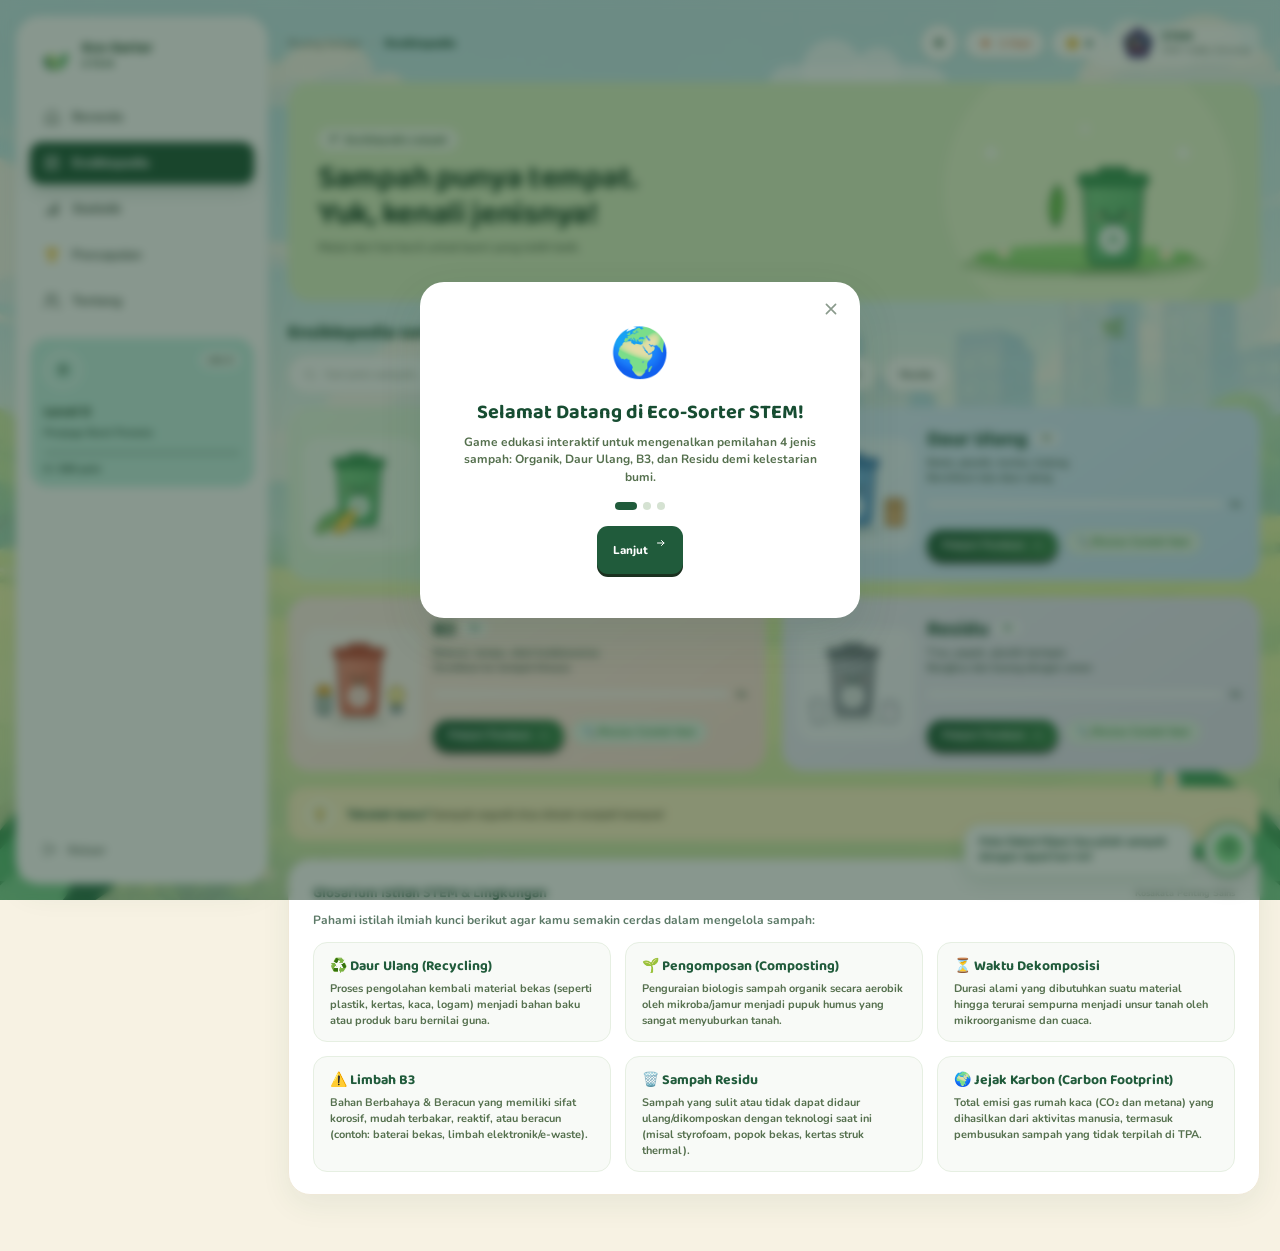
<file: index.html>
<!DOCTYPE html>
<html lang="id">
<head>
  <meta charset="UTF-8">
  <meta name="viewport" content="width=device-width, initial-scale=1.0">
  <meta name="theme-color" content="#225134">
  <title>Eco-Sorter STEM — Ruang Belajar</title>
  <link rel="preconnect" href="https://fonts.googleapis.com">
  <link rel="icon" href="yadikuy.png">
  <link rel="preconnect" href="https://fonts.gstatic.com" crossorigin>
  <link href="https://fonts.googleapis.com/css2?family=Baloo+2:wght@500;600;700;800&family=Nunito:wght@600;700;800;900&display=swap" rel="stylesheet">
  <link rel="stylesheet" href="styles.css">
</head>
<body>

<!-- ================= ICON SPRITE ================= -->
<svg xmlns="http://www.w3.org/2000/svg" style="display:none" aria-hidden="true">
  <symbol id="i-logo" viewBox="0 0 48 48">
    <path d="M22 43C12 43 7 35 8 25c7 1 13 6 15 14z" fill="#2F7D4F"/>
    <path d="M25 43c0-13 5-21 15-24 1 13-5 22-15 24z" fill="#63B96F"/>
    <path d="M23 43C15 37 13 28 16 19c7 4 11 12 8 20z" fill="#B4DD7C"/>
  </symbol>
  <symbol id="i-home" viewBox="0 0 24 24">
    <path d="m3.5 10 8.5-6.5L20.5 10v9.5a1.5 1.5 0 0 1-1.5 1.5h-4.5v-6.5h-5V21H5a1.5 1.5 0 0 1-1.5-1.5z" fill="none" stroke="currentColor" stroke-width="1.8" stroke-linejoin="round"/>
  </symbol>
  <symbol id="i-book" viewBox="0 0 24 24">
    <rect x="4" y="3.5" width="16" height="17" rx="3" fill="none" stroke="currentColor" stroke-width="1.8"/>
    <path d="M8 8.5h8M8 12h8M8 15.5h5" stroke="currentColor" stroke-width="1.8" stroke-linecap="round"/>
  </symbol>
  <symbol id="i-chart" viewBox="0 0 24 24">
    <path d="M4 20v-5.5h4V20zM10 20V9.5h4V20zM16 20V4h4v16z" fill="currentColor"/>
  </symbol>
  <symbol id="i-trophy" viewBox="0 0 24 24">
    <path d="M7 3h10v4.5a5 5 0 0 1-10 0z" fill="currentColor"/>
    <path d="M10 12.5h4V16h3.5v4.5h-11V16H10z" fill="currentColor"/>
    <path d="M7 5H4v2.2a3.2 3.2 0 0 0 3.2 3.2M17 5h3v2.2a3.2 3.2 0 0 1-3.2 3.2" fill="none" stroke="currentColor" stroke-width="1.8" stroke-linecap="round"/>
  </symbol>
  <symbol id="i-logout" viewBox="0 0 24 24">
    <path d="M10 4H6a2 2 0 0 0-2 2v12a2 2 0 0 0 2 2h4M14.5 8l4 4-4 4m4-4H9" fill="none" stroke="currentColor" stroke-width="1.8" stroke-linecap="round" stroke-linejoin="round"/>
  </symbol>
  <symbol id="i-calendar" viewBox="0 0 24 24">
    <rect x="3.5" y="5" width="17" height="15.5" rx="3" fill="none" stroke="currentColor" stroke-width="1.8"/>
    <path d="M8 3v4m8-4v4M3.5 10h17" stroke="currentColor" stroke-width="1.8" stroke-linecap="round"/>
  </symbol>
  <symbol id="i-coin" viewBox="0 0 24 24">
    <circle cx="12" cy="12" r="9.3" fill="#F5C542" stroke="#D9A520" stroke-width="1.2"/>
    <circle cx="12" cy="12" r="6.6" fill="none" stroke="#FFF0B8" stroke-width="1.3"/>
    <path d="M12 15.5c-2 0-3.2-.8-3.2-2 0-1.3 1-1.8 3.2-2.3 1.7-.4 2.4-.8 2.4-1.6 0-.9-.9-1.4-2.4-1.4-1.2 0-2.1.4-2.6 1.2M12 6.8v1.2m0 7.5v1.2" fill="none" stroke="#B98510" stroke-width="1.5" stroke-linecap="round"/>
  </symbol>
  <symbol id="i-search" viewBox="0 0 24 24">
    <circle cx="11" cy="11" r="7" fill="none" stroke="currentColor" stroke-width="1.9"/>
    <path d="m16.2 16.2 4.3 4.3" stroke="currentColor" stroke-width="1.9" stroke-linecap="round"/>
  </symbol>
  <symbol id="i-arrow" viewBox="0 0 24 24">
    <path d="M5 12h13m-5-5 5 5-5 5" fill="none" stroke="currentColor" stroke-width="2" stroke-linecap="round" stroke-linejoin="round"/>
  </symbol>
  <symbol id="i-chevron-left" viewBox="0 0 24 24">
    <path d="M15 5l-7 7 7 7" fill="none" stroke="currentColor" stroke-width="2.2" stroke-linecap="round" stroke-linejoin="round"/>
  </symbol>
  <symbol id="i-heart" viewBox="0 0 24 24">
    <path d="M12 20.3S4.7 15.7 3 11.5C1.7 8.2 4 5.2 7.4 5.2c2 0 3.6 1.1 4.6 2.7 1-1.6 2.6-2.7 4.6-2.7 3.4 0 5.7 3 4.4 6.3-1.7 4.2-9 8.8-9 8.8z" fill="currentColor"/>
  </symbol>
  <symbol id="i-star" viewBox="0 0 24 24">
    <path d="m12 2.6 2.9 6 6.6.9-4.8 4.6 1.2 6.5-5.9-3.1-5.9 3.1 1.2-6.5L2.5 9.5l6.6-.9z" fill="currentColor"/>
  </symbol>
  <symbol id="i-refresh" viewBox="0 0 24 24">
    <path d="M20 11a8 8 0 1 0 2 5.5" fill="none" stroke="currentColor" stroke-width="1.9" stroke-linecap="round"/>
    <path d="M20 4v7h-7" fill="none" stroke="currentColor" stroke-width="1.9" stroke-linecap="round" stroke-linejoin="round"/>
  </symbol>
  <symbol id="i-check" viewBox="0 0 24 24">
    <circle cx="12" cy="12" r="9" fill="none" stroke="currentColor" stroke-width="1.8"/>
    <path d="m8.2 12.2 2.5 2.5 5.1-5.4" fill="none" stroke="currentColor" stroke-width="1.9" stroke-linecap="round" stroke-linejoin="round"/>
  </symbol>
  <symbol id="i-check-circle" viewBox="0 0 24 24">
    <circle cx="12" cy="12" r="10" fill="currentColor"/>
    <path d="m7.4 12.3 3 3 6.1-6.5" fill="none" stroke="#fff" stroke-width="2.3" stroke-linecap="round" stroke-linejoin="round"/>
  </symbol>
  <symbol id="i-bulb" viewBox="0 0 24 24">
    <path d="M9.2 18.2h5.6m-4.8 2.8h4M8.7 14.7a6 6 0 1 1 6.6 0c-.8.6-1.3 1.4-1.5 2.3h-3.6c-.2-.9-.7-1.7-1.5-2.3z" fill="#FFF3B0" stroke="#B58A14" stroke-width="1.7" stroke-linecap="round" stroke-linejoin="round"/>
  </symbol>
  <symbol id="i-close" viewBox="0 0 24 24">
    <path d="M6.5 6.5l11 11m0-11-11 11" stroke="currentColor" stroke-width="2" stroke-linecap="round"/>
  </symbol>
  <symbol id="i-clock" viewBox="0 0 24 24">
    <circle cx="12" cy="12" r="9" fill="none" stroke="currentColor" stroke-width="1.8"/>
    <path d="M12 7v5.2l3.2 2" fill="none" stroke="currentColor" stroke-width="1.8" stroke-linecap="round"/>
  </symbol>
  <symbol id="i-target" viewBox="0 0 24 24">
    <circle cx="12" cy="12" r="9" fill="none" stroke="currentColor" stroke-width="1.8"/>
    <circle cx="12" cy="12" r="5" fill="none" stroke="currentColor" stroke-width="1.8"/>
    <circle cx="12" cy="12" r="1.6" fill="currentColor"/>
  </symbol>
  <symbol id="i-flame" viewBox="0 0 24 24">
    <path d="M12 22c4.2 0 7-3 7-7.2 0-5-4.8-6.4-3.8-12.8-4 1.9-7.2 6-7.2 10.1 0 1.8-.8 2.8-2 3.8 1 3.9 3 6.1 6 6.1z" fill="currentColor"/>
    <path d="M12 21c1.8 0 3-1.4 3-3.3 0-2-1.8-2.8-1.4-5.5-1.8.9-3.2 2.7-3.2 4.5 0 .9-.4 1.3-.9 1.8.6 1.6 1.4 2.5 2.5 2.5z" fill="#FFD66B"/>
  </symbol>
  <symbol id="i-back" viewBox="0 0 24 24">
    <path d="M19 12H5m6-6-6 6 6 6" fill="none" stroke="currentColor" stroke-width="2" stroke-linecap="round" stroke-linejoin="round"/>
  </symbol>
  <symbol id="i-leaf-small" viewBox="0 0 24 24">
    <path d="M20 4C10 5 4 10 4 18c6 0 13-4 16-14z" fill="currentColor"/>
    <path d="M5 19c3-5 7-9 12-12" fill="none" stroke="#fff" stroke-width="1.5" stroke-linecap="round" opacity=".7"/>
  </symbol>
  <symbol id="i-medal" viewBox="0 0 24 24">
    <circle cx="12" cy="15" r="6" fill="currentColor"/>
    <path d="m8 3 2 6m6-6-2 6" stroke="currentColor" stroke-width="2.2" stroke-linecap="round"/>
  </symbol>
  <symbol id="i-lock" viewBox="0 0 24 24">
    <rect x="4.5" y="10" width="15" height="11" rx="3" fill="none" stroke="currentColor" stroke-width="1.9"/>
    <path d="M8 10V7.5a4 4 0 0 1 8 0V10" fill="none" stroke="currentColor" stroke-width="1.9" stroke-linecap="round"/>
  </symbol>
  <symbol id="i-sparkle" viewBox="0 0 24 24">
    <path d="m12 2.5 2.4 6.6 6.6 2.4-6.6 2.4L12 20.5l-2.4-6.6L3 11.5l6.6-2.4z" fill="currentColor"/>
  </symbol>
  <symbol id="i-bin" viewBox="0 0 24 24">
    <path d="M6 7h12l-1 13H7z" fill="none" stroke="currentColor" stroke-width="1.8" stroke-linejoin="round"/>
    <path d="M4.5 4.5h15M9 4.5V3h6v1.5M10 10v6m4-6v6" stroke="currentColor" stroke-width="1.8" stroke-linecap="round"/>
  </symbol>
  <symbol id="i-trend" viewBox="0 0 24 24">
    <path d="M3 17l6-6 4 4 7-8" fill="none" stroke="currentColor" stroke-width="2" stroke-linecap="round" stroke-linejoin="round"/>
    <path d="M15 7h5v5" fill="none" stroke="currentColor" stroke-width="2" stroke-linecap="round" stroke-linejoin="round"/>
  </symbol>
  <symbol id="i-play" viewBox="0 0 24 24">
    <path d="M7 5v14l12-7z" fill="currentColor"/>
  </symbol>
  <symbol id="i-shield" viewBox="0 0 24 24">
    <path d="M12 2.5 20 6v6.2c0 4.6-3.3 8-8 9.3-4.7-1.3-8-4.7-8-9.3V6z" fill="currentColor"/>
    <path d="m8.5 12.2 2.4 2.4 4.6-4.9" fill="none" stroke="#fff" stroke-width="2" stroke-linecap="round" stroke-linejoin="round"/>
  </symbol>
  <symbol id="i-users" viewBox="0 0 24 24">
    <path d="M16 21v-2a4 4 0 0 0-4-4H6a4 4 0 0 0-4 4v2" fill="none" stroke="currentColor" stroke-width="1.9" stroke-linecap="round"/>
    <circle cx="9" cy="7" r="4" fill="none" stroke="currentColor" stroke-width="1.9"/>
    <path d="M22 21v-2a4 4 0 0 0-3-3.87M16 3.13a4 4 0 0 1 0 7.75" fill="none" stroke="currentColor" stroke-width="1.9" stroke-linecap="round"/>
  </symbol>
  <symbol id="i-mail" viewBox="0 0 24 24">
    <rect x="3" y="5" width="18" height="14" rx="3" fill="none" stroke="currentColor" stroke-width="1.9"/>
    <path d="m3 7 9 6 9-6" fill="none" stroke="currentColor" stroke-width="1.9" stroke-linecap="round" stroke-linejoin="round"/>
  </symbol>
  <symbol id="i-school" viewBox="0 0 24 24">
    <path d="M12 3 2 8l10 5 10-5-10-5z" fill="none" stroke="currentColor" stroke-width="1.9" stroke-linecap="round" stroke-linejoin="round"/>
    <path d="M6 10.5v6c0 2 3 4 6 4s6-2 6-4v-6M2 14l10 5 10-5" fill="none" stroke="currentColor" stroke-width="1.9" stroke-linecap="round" stroke-linejoin="round"/>
  </symbol>
  <symbol id="i-palette" viewBox="0 0 24 24">
    <path d="M12 3a9 9 0 0 0-9 9c0 4.97 3.58 9 8 9a3 3 0 0 0 3-3c0-.7-.3-1.4-.8-1.9-.5-.5-.7-1.1-.7-1.7 0-1.7 1.3-3 3-3h1.5A5.5 5.5 0 0 0 22 12c0-5-4.5-9-10-9z" fill="none" stroke="currentColor" stroke-width="1.9"/>
    <circle cx="7.5" cy="10.5" r="1.3" fill="currentColor"/>
    <circle cx="10.5" cy="7.5" r="1.3" fill="currentColor"/>
    <circle cx="14.5" cy="7.5" r="1.3" fill="currentColor"/>
    <circle cx="16.5" cy="11.5" r="1.3" fill="currentColor"/>
  </symbol>
  <symbol id="i-code" viewBox="0 0 24 24">
    <path d="m16 18 6-6-6-6M8 6l-6 6 6 6" fill="none" stroke="currentColor" stroke-width="2" stroke-linecap="round" stroke-linejoin="round"/>
  </symbol>
  <symbol id="i-quote" viewBox="0 0 24 24">
    <path d="M10 11H6a3 3 0 0 1 3-3V6a5 5 0 0 0-5 5v7h6v-7zm10 0h-4a3 3 0 0 1 3-3V6a5 5 0 0 0-5 5v7h6v-7z" fill="currentColor"/>
  </symbol>
  <symbol id="i-volume" viewBox="0 0 24 24">
    <path d="M11 5L6 9H2v6h4l5 4V5z" fill="currentColor"/>
    <path d="M15.54 8.46a5 5 0 0 1 0 7.07M19.07 4.93a10 10 0 0 1 0 14.14" fill="none" stroke="currentColor" stroke-width="2" stroke-linecap="round"/>
  </symbol>
  <symbol id="i-volume-mute" viewBox="0 0 24 24">
    <path d="M11 5L6 9H2v6h4l5 4V5z" fill="currentColor"/>
    <line x1="23" y1="9" x2="17" y2="15" stroke="currentColor" stroke-width="2" stroke-linecap="round"/>
    <line x1="17" y1="9" x2="23" y2="15" stroke="currentColor" stroke-width="2" stroke-linecap="round"/>
  </symbol>
</svg>

<!-- ================= GLOBAL NATURE BACKGROUND ================= -->
<div class="bg-nature" id="bgNature" aria-hidden="true">
  <div class="bg-hills"></div>
  <div class="bg-clouds">
    <span class="c-cloud c1"></span>
    <span class="c-cloud c2"></span>
    <span class="c-cloud c3"></span>
  </div>
  <div class="bg-foliage-left">
    <svg viewBox="0 0 220 220" width="220" height="220">
      <!-- Cluster daun bawah kiri -->
      <path d="M-20 220 C20 160 60 120 120 140 C140 180 100 220 -20 220 Z" fill="#205B3B"/>
      <path d="M-10 230 C40 150 90 100 160 110 C180 160 120 230 -10 230 Z" fill="#2A734B"/>
      <path d="M-30 200 C30 110 80 50 140 60 C160 120 90 200 -30 200 Z" fill="#3D9B59"/>
      <path d="M-10 180 C50 120 90 70 130 90 C140 140 70 190 -10 180 Z" fill="#58BF77"/>
      <path d="M-20 230 C20 180 50 150 90 170 C100 200 60 230 -20 230 Z" fill="#7FD695"/>
      <!-- Bunga aster putih (daisy) -->
      <g transform="translate(100 130)">
        <circle cx="0" cy="0" r="14" fill="#FFFFFF"/>
        <circle cx="0" cy="0" r="6" fill="#F5C542"/>
      </g>
      <g transform="translate(50 170)">
        <circle cx="0" cy="0" r="11" fill="#FFFFFF"/>
        <circle cx="0" cy="0" r="4.5" fill="#F5C542"/>
      </g>
      <g transform="translate(130 80)">
        <circle cx="0" cy="0" r="10" fill="#FFFFFF"/>
        <circle cx="0" cy="0" r="4" fill="#F5C542"/>
      </g>
    </svg>
  </div>
  <div class="bg-foliage-right">
    <svg viewBox="0 0 220 220" width="220" height="220">
      <!-- Cluster daun bawah kanan -->
      <path d="M240 220 C200 160 160 120 100 140 C80 180 120 220 240 220 Z" fill="#205B3B"/>
      <path d="M230 230 C180 150 130 100 60 110 C40 160 100 230 230 230 Z" fill="#2A734B"/>
      <path d="M250 200 C190 110 140 50 80 60 C60 120 130 200 250 200 Z" fill="#3D9B59"/>
      <path d="M230 180 C170 120 130 70 90 90 C80 140 150 190 230 180 Z" fill="#58BF77"/>
      <path d="M240 230 C200 180 170 150 130 170 C120 200 160 230 240 230 Z" fill="#7FD695"/>
      <!-- Bunga aster putih (daisy) -->
      <g transform="translate(120 130)">
        <circle cx="0" cy="0" r="14" fill="#FFFFFF"/>
        <circle cx="0" cy="0" r="6" fill="#F5C542"/>
      </g>
      <g transform="translate(170 170)">
        <circle cx="0" cy="0" r="11" fill="#FFFFFF"/>
        <circle cx="0" cy="0" r="4.5" fill="#F5C542"/>
      </g>
      <g transform="translate(90 80)">
        <circle cx="0" cy="0" r="10" fill="#FFFFFF"/>
        <circle cx="0" cy="0" r="4" fill="#F5C542"/>
      </g>
    </svg>
  </div>
  <div class="bg-floating-leaf lf1">🍃</div>
  <div class="bg-floating-leaf lf2">🌿</div>
  <div class="bg-floating-leaf lf3">🌱</div>
</div>

<div class="app" id="app">
  <!-- ================= SIDEBAR ================= -->
  <aside class="sidebar">
    <button class="brand" id="brandHome" aria-label="Ke beranda">
      <span class="brand-leaf"><svg width="36" height="36"><use href="#i-logo"/></svg></span>
      <span class="brand-name">Eco-Sorter<em>STEM</em></span>
    </button>

    <nav class="side-nav" aria-label="Navigasi utama">
      <button data-page="beranda"><svg width="18" height="18"><use href="#i-home"/></svg><span>Beranda</span></button>
      <button data-page="ensiklopedia" class="active"><svg width="18" height="18"><use href="#i-book"/></svg><span>Ensiklopedia</span></button>
      <button data-page="statistik"><svg width="18" height="18"><use href="#i-chart"/></svg><span>Statistik</span></button>
      <button data-page="pencapaian"><svg width="18" height="18" class="gold"><use href="#i-trophy"/></svg><span>Pencapaian</span></button>
      <button data-page="tentang"><svg width="18" height="18"><use href="#i-users"/></svg><span>Tentang</span></button>
    </nav>

    <div class="level-card" id="sideLevel"></div>

    <button class="logout" id="btnLogout"><svg width="17" height="17"><use href="#i-logout"/></svg> Keluar</button>
  </aside>

  <!-- ================= MAIN ================= -->
  <main class="main">
    <header class="topbar">
      <div class="breadcrumb">Ruang belajar <span>/</span> <b id="crumb">Ensiklopedia</b></div>
      <div class="top-actions">
        <button class="theme-toggle-btn" id="btnThemeToggle" title="Ubah Mode Terang / Gelap" aria-label="Toggle Dark Mode">
          <svg width="18" height="18"><use href="#i-sparkle"/></svg>
        </button>
        <span class="streak-pill-top" id="streakTop" title="Runtunan Hari Aktif Belajar">
          <svg width="15" height="15"><use href="#i-sparkle"/></svg> <b id="streakDays">1 Hari</b>
        </span>
        <span class="pill pill-coin"><svg width="15" height="15"><use href="#i-coin"/></svg> <b id="poinTop">0</b></span>
        <div class="school-profile" id="btnProfileAccess" style="cursor:pointer;" title="Kustomisasi Avatar & Aksesori Profil">
          <!-- Ganti src di bawah ini dengan path logo sekolah Anda (contoh: assets/logo-sekolah.png) -->
          <img id="schoolLogo" class="school-logo" src="yadikuy.png" alt="Logo Sekolah" title="Logo Sekolah SMK Yadika Soreang">
          <div class="school-info">
            <strong>STEM</strong>
            <small>SMK Yadika Soreang</small>
          </div>
        </div>
      </div>
    </header>

    <!-- ================= BERANDA ================= -->
    <section class="page" id="page-beranda" hidden>
      <div class="hero hero-home">
        <div class="hero-copy">
          <span class="hero-tag"><svg width="12" height="12"><use href="#i-sparkle"/></svg> Ruang belajar</span>
          <h1>Halo! Siap<br>menyelamatkan bumi?</h1>
          <p>Selesaikan misi memilah sampah dan jadilah Penjaga Bumi sejati.</p>
          <div style="display:flex; gap:10px; flex-wrap:wrap; margin-top:14px;">
            <button class="btn-dark" id="btnLanjutBelajar">Lanjut belajar <svg width="15" height="15"><use href="#i-arrow"/></svg></button>
            <button class="btn-soft" id="btnDailySpinHome" style="background:#FFFFFF; color:#205B3B; font-weight:800; border:1.5px solid #CFE6D3; border-radius:12px; padding:10px 14px;">
              <svg width="15" height="15" style="display:inline-block; vertical-align:middle; margin-right:4px;"><use href="#i-sparkle"/></svg> Mystery Box Harian
            </button>
          </div>
        </div>
        <div class="hero-art" id="artHome"></div>
        <span class="hero-glow"></span>
      </div>

      <!-- Mode Permainan Switcher -->
      <div class="game-modes-grid">
        <div class="mode-card active-mode" id="modeCardClassic">
          <span class="mode-badge">Standar</span>
          <div class="mode-icon-wrap">
            <svg width="22" height="22"><use href="#i-leaf-small"/></svg>
          </div>
          <div class="mode-info">
            <h4>Misi Petualangan</h4>
            <p>Pilah dengan teliti, pelajari petunjuk, dan peroleh bintang kelulusan.</p>
          </div>
        </div>
        <div class="mode-card" id="modeCardRush">
          <span class="mode-badge rush">Tantangan Cepat</span>
          <div class="mode-icon-wrap rush">
            <svg width="22" height="22"><use href="#i-sparkle"/></svg>
          </div>
          <div class="mode-info">
            <h4>Mode Rush Hour</h4>
            <p>Kejar waktu 60 detik dengan combo berlipat ganda tanpa salah!</p>
          </div>
        </div>
        <div class="mode-card" id="modeCardLab">
          <span class="mode-badge lab">Simulasi STEM</span>
          <div class="mode-icon-wrap lab">
            <svg width="22" height="22"><use href="#i-sparkle"/></svg>
          </div>
          <div class="mode-info">
            <h4>Recycling Lab</h4>
            <p>Simulasi alur nyata pencucian, pencacahan, hingga jadi produk baru!</p>
          </div>
        </div>
        <div class="mode-card" id="modeCardMistake">
          <span class="mode-badge mistake">Audit Lingkungan</span>
          <div class="mode-icon-wrap mistake">
            <svg width="22" height="22"><use href="#i-search"/></svg>
          </div>
          <div class="mode-info">
            <h4>Eco-Audit: Spot Mistake</h4>
            <p>Identifikasi kesalahan pemilahan di sekolah & pelajari perbaikannya!</p>
          </div>
        </div>
        <div class="mode-card" id="modeCardDecomp">
          <span class="mode-badge decomp">Urutan Waktu</span>
          <div class="mode-icon-wrap decomp">
            <svg width="22" height="22"><use href="#i-sparkle"/></svg>
          </div>
          <div class="mode-info">
            <h4>Decomp Race</h4>
            <p>Tantangan mengurutkan material dari yang paling cepat terurai!</p>
          </div>
        </div>
        <div class="mode-card" id="modeCardSwap">
          <span class="mode-badge swap">Gaya Hidup</span>
          <div class="mode-icon-wrap swap">
            <svg width="22" height="22"><use href="#i-leaf-small"/></svg>
          </div>
          <div class="mode-info">
            <h4>Zero-Waste Swap</h4>
            <p>Pilih alternatif kebiasaan harian terbaik berbasis Reduce & Reuse!</p>
          </div>
        </div>
      </div>

      <div class="section-head" style="margin-top:20px;">
        <h2>Misi petualangan</h2>
        <span class="section-note" id="missionCountNote">6 level aktif</span>
      </div>
      <div class="mission-grid" id="missionGrid"></div>

      <div class="tip-banner">
        <span class="tip-ico"><svg width="18" height="18"><use href="#i-bulb"/></svg></span>
        <p><strong>Tahukah kamu?</strong> Memilah sampah sejak kecil bisa menyelamatkan ribuan pohon setiap tahun!</p>
        <button class="btn-dark sm" id="btnCobaKuisHome">Coba kuis <svg width="14" height="14"><use href="#i-arrow"/></svg></button>
      </div>
    </section>

    <!-- ================= ENSIKLOPEDIA ================= -->
    <section class="page" id="page-ensiklopedia">
      <div class="hero">
        <div class="hero-copy">
          <span class="hero-tag"><svg width="12" height="12"><use href="#i-leaf-small"/></svg> Ensiklopedia sampah</span>
          <h1>Sampah punya tempat.<br>Yuk, kenali jenisnya!</h1>
          <p>Mulai dari hal kecil untuk bumi yang lebih baik.</p>
        </div>
        <div class="hero-art" id="artEco"></div>
        <span class="hero-glow"></span>
      </div>

      <div class="section-head">
        <h2>Ensiklopedia sampah</h2>
        <span class="section-note">4 kategori · 20+ contoh</span>
      </div>
      <div class="filter-row">
        <label class="search-box">
          <svg width="15" height="15"><use href="#i-search"/></svg>
          <input id="searchInput" type="search" placeholder="Cari jenis sampah..." autocomplete="off">
        </label>
        <div class="chips" id="chips"></div>
      </div>
      <div class="eco-grid" id="ecoGrid"></div>

      <div class="tip-banner">
        <span class="tip-ico"><svg width="18" height="18"><use href="#i-bulb"/></svg></span>
        <p><strong>Tahukah kamu?</strong> Sampah organik bisa diolah menjadi kompos!</p>
      </div>

      <!-- Glosarium Istilah STEM & Lingkungan -->
      <div class="glossary-section-card">
        <div class="card-head">
          <h3>Glosarium Istilah STEM & Lingkungan</h3>
          <small>Kosakata Penting Sains</small>
        </div>
        <p style="font-size:12px; color:#5D7A68; margin-top:2px; font-weight:700;">
          Pahami istilah ilmiah kunci berikut agar kamu semakin cerdas dalam mengelola sampah:
        </p>
        <div class="glossary-grid" id="glossaryGrid">
          <div class="glossary-item">
            <strong class="glossary-term">♻️ Daur Ulang (Recycling)</strong>
            <p class="glossary-def">Proses pengolahan kembali material bekas (seperti plastik, kertas, kaca, logam) menjadi bahan baku atau produk baru bernilai guna.</p>
          </div>
          <div class="glossary-item">
            <strong class="glossary-term">🌱 Pengomposan (Composting)</strong>
            <p class="glossary-def">Penguraian biologis sampah organik secara aerobik oleh mikroba/jamur menjadi pupuk humus yang sangat menyuburkan tanah.</p>
          </div>
          <div class="glossary-item">
            <strong class="glossary-term">⏳ Waktu Dekomposisi</strong>
            <p class="glossary-def">Durasi alami yang dibutuhkan suatu material hingga terurai sempurna menjadi unsur tanah oleh mikroorganisme dan cuaca.</p>
          </div>
          <div class="glossary-item">
            <strong class="glossary-term">⚠️ Limbah B3</strong>
            <p class="glossary-def">Bahan Berbahaya & Beracun yang memiliki sifat korosif, mudah terbakar, reaktif, atau beracun (contoh: baterai bekas, limbah elektronik/e-waste).</p>
          </div>
          <div class="glossary-item">
            <strong class="glossary-term">🗑️ Sampah Residu</strong>
            <p class="glossary-def">Sampah yang sulit atau tidak dapat didaur ulang/dikomposkan dengan teknologi saat ini (misal styrofoam, popok bekas, kertas struk thermal).</p>
          </div>
          <div class="glossary-item">
            <strong class="glossary-term">🌍 Jejak Karbon (Carbon Footprint)</strong>
            <p class="glossary-def">Total emisi gas rumah kaca (CO₂ dan metana) yang dihasilkan dari aktivitas manusia, termasuk pembusukan sampah yang tidak terpilah di TPA.</p>
          </div>
        </div>
      </div>
    </section>

    <!-- ================= STATISTIK ================= -->
    <section class="page" id="page-statistik" hidden>
      <div class="hero hero-stat">
        <div class="hero-copy">
          <span class="hero-tag"><svg width="12" height="12"><use href="#i-chart"/></svg> Statistik belajar</span>
          <h1>Statistik belajarmu</h1>
          <p>Langkah kecilmu, dampak besar untuk bumi.</p>
          <div class="stat-speech-bubble">
            <span class="bubble-tail"></span>
            <strong>“Lihat, kamu makin jago!”</strong>
            <p>Terus belajar agar jadi Penjaga Bumi sejati.</p>
          </div>
        </div>
        <div class="hero-art" id="artStat"></div>
        <span class="hero-glow"></span>
      </div>

      <div class="stat-cards" id="statCards"></div>

      <div class="stat-grid">
        <div class="card chart-card">
          <div class="card-head">
            <h3>Aktivitas mingguan</h3>
            <small>Total <b id="chartTotal">120</b> sampah</small>
          </div>
          <div class="chart" id="activityBars"></div>
        </div>
        <div class="card donut-card">
          <div class="card-head"><h3>Jenis sampah</h3></div>
          <div class="donut-wrap" id="donutChart"></div>
          <div class="legend" id="donutLegend"></div>
        </div>
      </div>

      <div class="ach-banner">
        <span class="ach-ava" id="achAva"></span>
        <div class="ach-copy">
          <strong id="achText">Hebat! Akurasimu mencapai 95%</strong>
          <p>Terus belajar agar kamu makin jago memilah!</p>
        </div>
        <button class="btn-dark sm" id="achMore">Lainnya <svg width="14" height="14"><use href="#i-arrow"/></svg></button>
      </div>

      <!-- Kalkulator Dampak Lingkungan (Impact Calculator) -->
      <div class="impact-calc-card">
        <div class="card-head">
          <h3>Kalkulator Dampak Lingkungan (Eco-Impact)</h3>
          <small>Estimasi Realistis STEM</small>
        </div>
        <p style="font-size:12px; color:#5D7A68; margin-top:2px; font-weight:700;">Dampak nyata dari seluruh sampah yang telah kamu pilah dengan tepat:</p>
        <div class="impact-metrics-row" id="impactMetricsRow">
          <!-- Diisi dinamis oleh JavaScript -->
        </div>
      </div>
    </section>

    <!-- ================= PENCAPAIAN ================= -->
    <section class="page" id="page-pencapaian" hidden>
      <div class="badge-hero">
        <div class="badge-hero-copy">
          <h1>Aksi kecil, perubahan besar!</h1>
          <p>Setiap langkah berarti untuk bumi.</p>
          <div class="level-progress" id="levelProgress"></div>
        </div>
        <div class="badge-hero-art" id="artBadge"></div>
      </div>

      <div class="section-head">
        <h2>Koleksi lencana</h2>
        <span class="section-note" id="badgeCount">0 / 8</span>
        <div class="head-chips">
          <button class="chip active" data-badge-filter="semua">Semua</button>
          <button class="chip" data-badge-filter="terkunci">Terkunci</button>
        </div>
      </div>
      <div class="badge-grid" id="badgeGrid"></div>

      <div class="tip-banner" style="margin-top: 18px;">
        <span class="tip-ico"><svg width="18" height="18"><use href="#i-bulb"/></svg></span>
        <p><strong>Mulai petualanganmu dan kumpulkan poin pertamamu!</strong> Terus belajar agar kamu makin jago memilah!</p>
        <button class="btn-dark sm" id="btnPencapaianMore">Lihat semua <svg width="14" height="14"><use href="#i-arrow"/></svg></button>
      </div>

      <div class="mission-banner" id="missionBanner"></div>
    </section>

    <!-- ================= KUIS ================= -->
    <section class="page" id="page-kuis" hidden>
      <div class="page-head">
        <h1>Kuis harian</h1>
        <p>Jawab pertanyaan singkat dan dapatkan poin!</p>
      </div>
      <div class="quiz-card" id="quizCard"></div>
    </section>

    <!-- ================= TENTANG ================= -->
    <section class="page" id="page-tentang" hidden>
      <!-- Hero Section -->
      <div class="hero hero-tentang">
        <div class="hero-copy">
          <span class="hero-tag"><svg width="12" height="12"><use href="#i-sparkle"/></svg> TENTANG ECO-SORTER</span>
          <h1>Kenali sosok di balik petualangan hijau ini.</h1>
          <p>Belajar memilah sampah, dimulai dari kepedulian.</p>
        </div>
        <div class="hero-art" id="artTentang"></div>
        <span class="hero-glow"></span>
      </div>

      <!-- Main Content Grid -->
      <div class="about-grid">
        <!-- Profil Pembuat (Kiri) -->
        <div class="about-maker-card">
          <div class="maker-avatar-wrap">
            <div class="maker-avatar-halo">
              <svg class="maker-leaf-wreath" viewBox="0 0 180 180" aria-hidden="true">
                <circle cx="90" cy="90" r="76" fill="#EDF9EE" opacity="0.75"/>
                <circle cx="90" cy="90" r="72" fill="#E2F5E5" opacity="0.5"/>
                <!-- Ranting Kiri -->
                <path d="M 45 142 C 26 112 26 68 52 38" fill="none" stroke="#3E8D4D" stroke-width="2.2" stroke-linecap="round"/>
                <path d="M 38 136 C 24 135 18 122 28 116 C 37 114 42 125 38 136 Z" fill="#4AA85B"/>
                <path d="M 28 116 Q 33 125 38 136" fill="none" stroke="#FFFFFF" stroke-width="0.8" opacity="0.6"/>
                <path d="M 44 120 C 30 114 26 99 38 96 C 47 98 48 110 44 120 Z" fill="#66C275"/>
                <path d="M 32 94 C 18 88 18 72 30 70 C 40 73 40 85 32 94 Z" fill="#4AA85B"/>
                <path d="M 30 70 Q 31 82 32 94" fill="none" stroke="#FFFFFF" stroke-width="0.8" opacity="0.6"/>
                <path d="M 39 74 C 27 64 30 48 42 49 C 49 55 46 67 39 74 Z" fill="#78D383"/>
                <path d="M 43 50 C 34 38 42 24 54 28 C 58 36 51 46 43 50 Z" fill="#52B263"/>
                <path d="M 52 38 C 50 25 62 16 70 23 C 71 33 61 38 52 38 Z" fill="#8CE295"/>
                <!-- Ranting Kanan -->
                <path d="M 135 142 C 154 112 154 68 128 38" fill="none" stroke="#3E8D4D" stroke-width="2.2" stroke-linecap="round"/>
                <path d="M 122 136 C 136 135 142 122 132 116 C 123 114 118 125 122 136 Z" fill="#4AA85B"/>
                <path d="M 132 116 Q 127 125 122 136" fill="none" stroke="#FFFFFF" stroke-width="0.8" opacity="0.6"/>
                <path d="M 116 120 C 130 114 134 99 122 96 C 113 98 112 110 116 120 Z" fill="#66C275"/>
                <path d="M 128 94 C 142 88 142 72 130 70 C 120 73 120 85 128 94 Z" fill="#4AA85B"/>
                <path d="M 130 70 Q 129 82 128 94" fill="none" stroke="#FFFFFF" stroke-width="0.8" opacity="0.6"/>
                <path d="M 121 74 C 133 64 130 48 118 49 C 111 55 114 67 121 74 Z" fill="#78D383"/>
                <path d="M 117 50 C 126 38 118 24 106 28 C 102 36 109 46 117 50 Z" fill="#52B263"/>
                <path d="M 128 38 C 130 25 118 16 110 23 C 109 33 119 38 128 38 Z" fill="#8CE295"/>
              </svg>
              <div class="maker-avatar-img">
                <!-- Ganti src di bawah ini dengan file foto profil Anda (contoh: assets/foto-pembuat.jpg atau foto.png) -->
                <img id="makerPhoto" class="maker-photo" src="foto-urr.jpeg" alt="Foto Profil Pembuat" title="Foto Profil Pembuat">
              </div>
            </div>
          </div>

          <h2 class="maker-name">Renaissan Addakhil Ardia</h2>
          <p class="maker-role">Perancang &amp; Pengembang Website</p>

          <div class="maker-quote-card">
            <svg width="18" height="18" class="quote-ico"><use href="#i-quote"/></svg>
            <p>“Doa tanpa usaha itu bodoh,<br>
                usaha tanpa doa itu sombong.”</p>
          </div>

          <div class="maker-info-list">
            <div class="maker-info-item">
              <span class="maker-info-ico"><svg width="18" height="18"><use href="#i-school"/></svg></span>
              <div class="maker-info-text">
                <small> Sekolah </small>
                <strong>SMK Yadika Soreang</strong>
              </div>
            </div>
            <div class="maker-info-item">
              <span class="maker-info-ico"><svg width="18" height="18"><use href="#i-book"/></svg></span>
              <div class="maker-info-text">
                <small>Program studi</small>
                <strong>Rekayasa Perangkat Lunak</strong>
              </div>
            </div>
          </div>

          <div class="maker-skills-list">
            <span class="maker-skill-tag"><svg width="14" height="14"><use href="#i-palette"/></svg> Desain UI/UX</span>
            <span class="maker-skill-tag"><svg width="14" height="14"><use href="#i-code"/></svg> Pengembangan web</span>
          </div>
        </div>

        <!-- Kolom Kanan (Tujuan & Kontak) -->
        <div class="about-right-col">
          <!-- Tujuan Pembuatan -->
          <div class="about-feature-card">
            <div class="afc-header">
              <span class="afc-icon-badge leaf-badge"><svg width="22" height="22"><use href="#i-leaf-small"/></svg></span>
              <h3>Dibuat dengan tujuan baik</h3>
            </div>
            <p class="afc-desc">Eco-Sorter STEM adalah media belajar berbasis permainan untuk mengenalkan pemilahan sampah dan kebiasaan peduli lingkungan.</p>
            <div class="afc-tags-row">
              <div class="afc-tag-pill">
                <svg width="18" height="18"><use href="#i-book"/></svg>
                <span>Belajar lewat eksplorasi</span>
              </div>
              <div class="afc-tag-pill">
                <svg width="18" height="18"><use href="#i-bin"/></svg>
                <span>Berlatih memilah sampah</span>
              </div>
            </div>
          </div>

          <!-- Kontak -->
          <div class="about-feature-card about-connect-card">
            <div class="afc-header">
              <span class="afc-icon-badge mail-badge"><svg width="22" height="22"><use href="#i-mail"/></svg></span>
              <h3>Mari terhubung</h3>
            </div>
            <p class="afc-desc">Punya ide atau masukan untuk Eco-Sorter?</p>
            <div class="afc-connect-row">
              <div class="contact-email-pill">
                <svg width="16" height="16"><use href="#i-mail"/></svg>
                <span>renaissanaddakhilardia@gmail.com</span>
              </div>
              <a href="mailto:renaissanaddakhilardia@gmail.com" class="btn-dark sm btn-hubungi-pembuat">
                Hubungi pembuat <svg width="14" height="14"><use href="#i-arrow"/></svg>
              </a>
            </div>
            <svg class="connect-paper-plane" viewBox="0 0 120 50" aria-hidden="true">
              <path d="M10 40 Q 60 5 105 18" fill="none" stroke="#68B880" stroke-width="1.8" stroke-dasharray="4 4"/>
              <g transform="translate(100 12) rotate(15)">
                <path d="M0 0 L18 8 L4 11 L1 18 Z" fill="#429A5B"/>
              </g>
            </svg>
          </div>
        </div>
      </div>

      <!-- Anggota Kelompok Section -->
      <div class="about-team-card">
        <div class="about-team-header">
          <div class="team-title-group">
            <span class="team-ico-wrap"><svg width="20" height="20"><use href="#i-users"/></svg></span>
            <h3>Anggota kelompok lainnya</h3>
          </div>
          <span class="team-all-btn"><svg width="12" height="12"><use href="#i-users"/></svg> Tim kami</span>
        </div>
        <div class="about-team-grid">
          <div class="team-member-item">
            <span class="member-ava"><svg width="16" height="16"><use href="#i-users"/></svg></span>
            <div class="member-info">
              <span class="member-name">Dika Ramadan</span>
              <span class="member-role">Riset Materi &amp; Kurikulum</span>
            </div>
          </div>
          <div class="team-member-item">
            <span class="member-ava"><svg width="16" height="16"><use href="#i-users"/></svg></span>
            <div class="member-info">
              <span class="member-name">Firdy Bambang Pratama</span>
              <span class="member-role">Desain Aset &amp; Ilustrasi</span>
            </div>
          </div>
          <div class="team-member-item">
            <span class="member-ava"><svg width="16" height="16"><use href="#i-users"/></svg></span>
            <div class="member-info">
              <span class="member-name">Khanza Chalista Nasyira Huna</span>
              <span class="member-role">Pengembang Game &amp; Logika</span>
            </div>
          </div>
          <div class="team-member-item">
            <span class="member-ava"><svg width="16" height="16"><use href="#i-users"/></svg></span>
            <div class="member-info">
              <span class="member-name">Khansa Fadila Putri</span>
              <span class="member-role">Penyusun Konten Kuis</span>
            </div>
          </div>
          <div class="team-member-item">
            <span class="member-ava"><svg width="16" height="16"><use href="#i-users"/></svg></span>
            <div class="member-info">
              <span class="member-name">M. Reski Abdilah</span>
              <span class="member-role">Pengembang Frontend Web</span>
            </div>
          </div>
          <div class="team-member-item">
            <span class="member-ava"><svg width="16" height="16"><use href="#i-users"/></svg></span>
            <div class="member-info">
              <span class="member-name">Mochammad Rafa Darajat Ramadani</span>
              <span class="member-role">Quality Assurance &amp; Pengujian</span>
            </div>
          </div>
          <div class="team-member-item">
            <span class="member-ava"><svg width="16" height="16"><use href="#i-users"/></svg></span>
            <div class="member-info">
              <span class="member-name">Muhammad Bayu Reihandita</span>
              <span class="member-role">Dokumentasi &amp; Presentasi</span>
            </div>
          </div>
          <div class="team-member-item">
            <span class="member-ava"><svg width="16" height="16"><use href="#i-users"/></svg></span>
            <div class="member-info">
              <span class="member-name">Ratu Aryani</span>
              <span class="member-role">Koordinator Kelompok</span>
            </div>
          </div>
          <div class="team-member-item">
            <span class="member-ava"><svg width="16" height="16"><use href="#i-users"/></svg></span>
            <div class="member-info">
              <span class="member-name">Ridho Akbar Sumartin</span>
              <span class="member-role">Pengujian &amp; Debugging</span>
            </div>
          </div>
        </div>
      </div>

      <!-- Footer Halaman Tentang -->
      <footer class="about-footer-wrap">
        <svg width="16" height="16" class="about-footer-leaf"><use href="#i-leaf-small"/></svg>
        <span>Dibuat dengan kepedulian untuk bumi.</span>
      </footer>
    </section>
  </main>
</div>

<!-- ================= GAME (full screen) ================= -->
<div id="gameRoot" hidden></div>

<!-- Mascot Widget "Penjaga Bumi" -->
<div class="mascot-bubble-widget" id="mascotWidget">
  <div class="mascot-speech" id="mascotSpeech">Halo Sobat Hijau! Ayo pilah sampah dengan tepat hari ini!</div>
  <button class="mascot-avatar-btn" id="mascotBtn" title="Tanya Penjaga Bumi">
    <svg viewBox="0 0 40 40" width="36" height="36" aria-hidden="true">
      <circle cx="20" cy="20" r="18" fill="#8CE295"/>
      <circle cx="15" cy="17" r="2.5" fill="#174D32"/>
      <circle cx="25" cy="17" r="2.5" fill="#174D32"/>
      <path d="M15 22q5 4 10 0" stroke="#174D32" stroke-width="2" fill="none" stroke-linecap="round"/>
      <path d="M20 7c-4 0-6 4-6 6h12c0-2-2-6-6-6z" fill="#4AA85B"/>
    </svg>
  </button>
</div>

<!-- Particle Canvas untuk Selebrasi -->
<canvas id="particleCanvas" class="particle-canvas"></canvas>

<div id="modalRoot"></div>
<script src="app.js"></script>
</body>
</html>
</file>
<file: styles.css>
/* =========================================================
   GLOBAL NATURE BACKGROUND & PALETTE (Eco-Sorter STEM)
   ========================================================= */
:root {
  --dark-green: #205B3B;
  --forest: #174D32;
  --light-green: #DDF2C5;
  --mint: #D5F1E9;
  --mint-2: #C4EFE3;
  --cream: #F7F2E3;
  --sky: #8EDCF5;
  --soft-yellow: #FFF2C6;
  --yellow: #FFF2C6;
  --bg: #F7F2E3;
  --card: #FFFFFF;
  --ink: #174D32;
  --ink-deep: #0E301F;
  --text: #2F4D39;
  --muted: #8A9A8C;
  --green: #205B3B;
  --green-deep: #174D32;
  --lime: #DDF2C5;
  --blue: #E0F0FF;
  --peach: #FFEDE6;
  --lavender: #EFEFF5;
  --line: #EFE8D8;
  --line-2: #E5DDCB;
  --gold: #F5C542;
  --shadow: 0 10px 30px rgba(32, 91, 59, .07);
  --shadow-lg: 0 18px 44px rgba(32, 91, 59, .12);
  --radius: 22px;
}

/* Background nature layer - Background 1 for Beranda, Ensiklopedia, Statistik, Pencapaian, Tentang */
.bg-nature {
  position: fixed;
  inset: 0;
  pointer-events: none;
  z-index: 0;
  overflow: hidden;
  background:
    linear-gradient(180deg, rgba(247, 242, 227, 0.72) 0%, rgba(247, 242, 227, 0.55) 40%, rgba(247, 242, 227, 0.68) 100%),
    url('assets/bg-dashboard.jpg') no-repeat center bottom / cover;
}

.bg-clouds {
  position: absolute;
  top: 20px;
  left: 0;
  right: 0;
  height: 120px;
}

.c-cloud {
  position: absolute;
  background: rgba(255, 255, 255, 0.7);
  border-radius: 99px;
  filter: blur(1px);
}
.c-cloud::before, .c-cloud::after {
  content: "";
  position: absolute;
  background: inherit;
  border-radius: 50%;
}
.c-cloud.c1 {
  width: 140px; height: 38px; top: 20px; left: 10%;
  animation: driftCloud 45s linear infinite;
}
.c-cloud.c1::before { width: 50px; height: 50px; top: -20px; left: 24px; }
.c-cloud.c1::after { width: 36px; height: 36px; top: -14px; left: 66px; }

.c-cloud.c2 {
  width: 180px; height: 44px; top: 45px; left: 60%;
  animation: driftCloud 60s linear infinite -20s;
}
.c-cloud.c2::before { width: 60px; height: 60px; top: -26px; left: 34px; }
.c-cloud.c2::after { width: 44px; height: 44px; top: -18px; left: 88px; }

.c-cloud.c3 {
  width: 110px; height: 32px; top: 15px; left: 85%;
  animation: driftCloud 50s linear infinite -10s;
}
.c-cloud.c3::before { width: 42px; height: 42px; top: -16px; left: 20px; }

@keyframes driftCloud {
  0% { transform: translateX(0); }
  50% { transform: translateX(35px); }
  100% { transform: translateX(0); }
}

.bg-foliage-left {
  position: absolute;
  bottom: -20px;
  left: -20px;
  width: 220px;
  height: 220px;
  z-index: 1;
  opacity: .95;
  transform-origin: bottom left;
  animation: swayGrass 8s ease-in-out infinite alternate;
}

.bg-foliage-right {
  position: absolute;
  bottom: -20px;
  right: -20px;
  width: 220px;
  height: 220px;
  z-index: 1;
  opacity: .95;
  transform-origin: bottom right;
  animation: swayGrass 9s ease-in-out infinite alternate-reverse;
}

@keyframes swayGrass {
  0% { transform: rotate(0deg); }
  100% { transform: rotate(2.5deg); }
}

.bg-floating-leaf {
  position: absolute;
  font-size: 20px;
  opacity: .55;
  animation: floatLeaf 16s ease-in-out infinite;
}
.bg-floating-leaf.lf1 { top: 15%; left: 8%; animation-duration: 18s; }
.bg-floating-leaf.lf2 { top: 35%; right: 12%; animation-duration: 22s; animation-delay: -6s; }
.bg-floating-leaf.lf3 { top: 65%; left: 15%; animation-duration: 20s; animation-delay: -11s; }

@keyframes floatLeaf {
  0% { transform: translateY(0) rotate(0deg); }
  50% { transform: translateY(-28px) translateX(14px) rotate(18deg); }
  100% { transform: translateY(0) rotate(0deg); }
}

* { box-sizing: border-box; margin: 0; padding: 0; }
html { scroll-behavior: smooth; }
body {
  font-family: "Nunito", system-ui, -apple-system, sans-serif;
  background: var(--bg);
  color: var(--text);
  min-width: 320px;
  min-height: 100vh;
  -webkit-font-smoothing: antialiased;
}
svg { display: block; }
button, input { font: inherit; color: inherit; }
button { cursor: pointer; border: 0; background: none; }
[hidden] { display: none !important; }
:focus-visible { outline: 3px solid #8ED97F; outline-offset: 2px; }
::selection { background: #CFF1E1; color: var(--green); }
.gold { color: var(--gold); }
.mint-ink { color: var(--green); }

/* ---------- shell ---------- */
.app {
  display: flex;
  align-items: flex-start;
  gap: 20px;
  max-width: 1540px;
  margin: 0 auto;
  padding: 16px;
  min-height: 100vh;
  position: relative;
  z-index: 1;
}
.main { flex: 1; min-width: 0; padding: 4px 4px 40px 0; }

/* ---------- sidebar ---------- */
.sidebar {
  width: 252px;
  flex: 0 0 252px;
  background: var(--card);
  border-radius: 24px;
  padding: 20px 14px 16px;
  display: flex;
  flex-direction: column;
  gap: 16px;
  position: sticky;
  top: 16px;
  height: calc(100vh - 32px);
  box-shadow: var(--shadow);
  z-index: 5;
}
.brand { display: flex; align-items: center; gap: 8px; padding: 2px 8px 4px; text-align: left; }
.brand-leaf { width: 36px; height: 36px; flex: none; display: grid; place-items: center; }
.brand-name {
  font: 700 15px/1.05 "Baloo 2", sans-serif;
  color: #1E4B2C;
  letter-spacing: -.1px;
}
.brand-name em {
  display: block;
  font-style: normal;
  font-size: 11px;
  letter-spacing: .14em;
  margin-top: 2px;
  color: #2E5B3A;
}
.side-nav { display: grid; gap: 4px; margin-top: 2px; }
.side-nav button {
  display: flex;
  align-items: center;
  gap: 11px;
  height: 42px;
  padding: 0 13px;
  border-radius: 12px;
  font-weight: 800;
  font-size: 13px;
  color: #5D6E62;
  transition: background .18s, color .18s, transform .18s;
}
.side-nav button:hover { background: #F2F8F3; transform: translateX(2px); }
.side-nav button.active {
  background: var(--green);
  color: #fff;
  box-shadow: 0 7px 16px rgba(34, 81, 52, .22);
}
.side-nav button svg { flex: none; }

/* level card */
.level-card {
  background: var(--mint-2);
  border-radius: 18px;
  padding: 13px 14px 12px;
  position: relative;
}
.level-card .lc-top { display: flex; align-items: flex-start; justify-content: space-between; }
.level-card .ring {
  width: 38px; height: 38px; border-radius: 50%;
  background: conic-gradient(#2C6B4F 0 0%, rgba(255,255,255,.55) 0% 100%);
  display: grid; place-items: center;
  transition: background .4s;
}
.level-card .ring span {
  width: 29px; height: 29px; border-radius: 50%;
  background: var(--mint-2);
  display: grid; place-items: center;
  font: 700 14px "Baloo 2", sans-serif;
  color: #1E4B2C;
}
.level-card .lc-badge-tag {
  font-size: 8.5px;
  font-weight: 900;
  color: #1E4B2C;
  background: rgba(255,255,255,.7);
  padding: 3px 8px;
  border-radius: 99px;
  letter-spacing: .04em;
}
.level-card .ava { width: 30px; height: 30px; border-radius: 50%; overflow: hidden; border: 2px solid #fff; background: #fff; }
.level-card .ava svg { width: 100%; height: 100%; }
.level-card strong { display: block; margin-top: 11px; font: 700 14.5px "Baloo 2", sans-serif; color: #1E4B2C; }
.level-card p { font-size: 10.5px; font-weight: 800; color: #3E6B55; margin-top: 1px; }
.level-card .bar { height: 6px; border-radius: 99px; background: rgba(34,81,52,.16); margin: 10px 0 6px; overflow: hidden; }
.level-card .bar span { display: block; height: 100%; border-radius: inherit; background: #225134; transition: width .4s; }
.level-card .poin { font-size: 9.5px; font-weight: 900; color: #2F5B44; }

/* leaderboard */
.board-card { background: var(--card); border: 1px solid #F1EBDC; border-radius: 18px; padding: 12px 13px; }
.board-card h3 {
  display: flex; align-items: center; gap: 6px;
  font: 700 12px "Baloo 2", sans-serif;
  color: var(--ink);
  margin-bottom: 8px;
}
.board-row {
  display: flex; align-items: center; gap: 8px; padding: 5px 6px;
  border-radius: 8px; transition: background .15s;
}
.board-row.is-user {
  background: #EAF7EE;
  font-weight: 900;
}
.board-row.is-user .bn {
  color: var(--green);
  font-weight: 900;
}
.board-row .rank-badge {
  font-size: 9px;
  font-weight: 900;
  width: 16px;
  height: 16px;
  display: grid;
  place-items: center;
  border-radius: 50%;
  background: #F1ECE0;
  color: #7A8B7E;
  flex: none;
}
.board-row .rank-badge.r1 { background: #FCEBC0; color: #9A761A; }
.board-row .rank-badge.r2 { background: #E4EBED; color: #587178; }
.board-row .rank-badge.r3 { background: #F5DEC9; color: #8F552E; }
.board-row .ba { width: 22px; height: 22px; border-radius: 50%; overflow: hidden; flex: none; border: 2px solid #EBD9A8; background: #fff; }
.board-row:nth-child(2) .ba { border-color: #CFD6D8; }
.board-row:nth-child(3) .ba { border-color: #E0B287; }
.board-row .ba svg { width: 100%; height: 100%; }
.board-row .bn-col { flex: 1; min-width: 0; display: flex; flex-direction: column; justify-content: center; }
.board-row .bn { font-size: 10.5px; font-weight: 800; color: #3E5A49; white-space: nowrap; overflow: hidden; text-overflow: ellipsis; line-height: 1.15; }
.board-row .bsub { font-size: 8px; font-weight: 700; color: #8A9A8C; line-height: 1.1; margin-top: 1px; }
.board-row .bp { font-size: 10.5px; font-weight: 900; color: var(--green); flex: none; }

.logout {
  margin-top: auto;
  display: flex; align-items: center; gap: 9px;
  padding: 10px 12px; border-radius: 12px;
  font-weight: 800; font-size: 12px; color: #6C7B70;
  transition: background .16s, color .16s;
}
.logout:hover { background: #F3F7F2; color: var(--green); }

/* ---------- topbar ---------- */
.topbar { display: flex; align-items: center; justify-content: space-between; gap: 16px; min-height: 46px; margin-bottom: 16px; }
.breadcrumb { color: #8A9A8C; font-size: 11.5px; font-weight: 800; }
.breadcrumb span { margin: 0 6px; color: #C4C9B8; }
.breadcrumb b { color: var(--ink); font-weight: 900; }
.top-actions { display: flex; align-items: center; gap: 8px; }
.pill {
  display: inline-flex; align-items: center; gap: 6px;
  height: 30px; padding: 0 12px; border-radius: 99px;
  font-size: 10.5px; font-weight: 900;
}
.pill b { font-weight: 900; }
.pill-mint { background: var(--mint); color: var(--green); }
.pill-coin { background: #fff; border: 1px solid #F1EBDC; color: var(--green); }

/* school profile topbar */
.school-profile {
  display: flex;
  align-items: center;
  gap: 8px;
  margin-left: 4px;
  padding: 3px 8px 3px 4px;
  border-radius: 12px;
  background: rgba(255,255,255,.7);
  border: 1px solid #F0EADA;
}
.school-logo {
  width: 32px;
  height: 32px;
  border-radius: 8px;
  object-fit: contain;
  background: #fff;
  border: 1px solid #E4EDE0;
  flex: none;
}
.school-info strong {
  display: block;
  font: 700 12px "Baloo 2", sans-serif;
  color: var(--ink);
  line-height: 1.1;
}
.school-info small {
  display: block;
  font-size: 9px;
  font-weight: 800;
  color: #8A9A8C;
  margin-top: 1px;
}
.user { display: flex; align-items: center; gap: 8px; margin-left: 4px; }
.user-ava { width: 32px; height: 32px; border-radius: 50%; overflow: hidden; flex: none; }
.user-ava svg { width: 100%; height: 100%; }
.user strong { display: block; font: 700 12px "Baloo 2", sans-serif; color: var(--ink); line-height: 1.1; }
.user small { display: block; font-size: 9px; font-weight: 800; color: #8A9A8C; margin-top: 1px; }

/* ---------- shared ---------- */
.page { animation: fade .25s ease-out; }
.page-head h1 { font: 700 26px/1.15 "Baloo 2", sans-serif; color: var(--ink); letter-spacing: -.2px; }
.page-head p { font-size: 11.5px; font-weight: 700; color: var(--muted); margin-top: 3px; }
.section-head { display: flex; align-items: center; gap: 10px; margin: 22px 0 12px; }
.section-head h2 { font: 700 19px/1.1 "Baloo 2", sans-serif; color: var(--ink); letter-spacing: -.1px; }
.section-note { font-size: 10.5px; font-weight: 800; color: #5C8A5A; }
#badgeCount { background: var(--mint); color: var(--green); padding: 4px 10px; border-radius: 99px; font-weight: 900; }
.head-chips { margin-left: auto; display: flex; gap: 6px; }

.btn-dark {
  display: inline-flex; align-items: center; justify-content: center; gap: 7px;
  background: var(--green); color: #fff; border-radius: 11px;
  padding: 11px 16px; font-weight: 800; font-size: 11.5px;
  box-shadow: 0 3px 0 #1B3120;
  transition: transform .15s, box-shadow .15s, background .15s;
}
.btn-dark:hover { transform: translateY(-1px); box-shadow: 0 4px 0 #1B3120; background: #1E4A2F; }
.btn-dark:active { transform: translateY(2px); box-shadow: 0 1px 0 #1B3120; }
.btn-dark.sm { padding: 8px 12px; font-size: 10px; border-radius: 9px; }
.btn-soft {
  display: inline-flex; align-items: center; justify-content: center; gap: 7px;
  background: #EAF5E3; color: var(--green); border-radius: 11px;
  padding: 11px 16px; font-weight: 800; font-size: 11.5px;
  transition: background .16s;
}
.btn-soft:hover { background: var(--mint); }

/* ---------- hero ---------- */
.hero {
  position: relative;
  background: var(--lime);
  border-radius: 22px;
  padding: 24px 30px;
  min-height: 190px;
  display: grid;
  grid-template-columns: minmax(0, 1fr) 300px;
  align-items: center;
  gap: 16px;
  overflow: hidden;
}
.hero-glow {
  position: absolute; right: 26px; top: 50%; transform: translateY(-50%);
  width: 290px; height: 290px; border-radius: 50%;
  background: #ECF9D2; opacity: .85; pointer-events: none;
}
.hero-copy { position: relative; z-index: 2; }
.hero-tag {
  display: inline-flex; align-items: center; gap: 5px;
  background: rgba(255,255,255,.68); color: #3E6B3A;
  font-size: 9.5px; font-weight: 900; letter-spacing: .02em;
  padding: 5px 10px; border-radius: 99px;
}
.hero h1 {
  margin-top: 10px;
  font: 700 clamp(26px, 2.5vw, 34px)/1.1 "Baloo 2", sans-serif;
  color: #1E4B2C; letter-spacing: -.3px;
}
.hero p { margin-top: 7px; font-size: 12px; font-weight: 700; color: #55704E; }
.hero .btn-dark { margin-top: 14px; }
.hero-art { position: relative; z-index: 2; display: flex; align-items: center; justify-content: flex-end; }
.hero-art svg { width: 100%; max-width: 290px; height: auto; }

/* ---------- filters ---------- */
.filter-row { display: flex; align-items: center; gap: 8px; flex-wrap: wrap; margin-bottom: 14px; }
.search-box {
  display: flex; align-items: center; gap: 8px;
  width: 280px; height: 38px; padding: 0 14px;
  background: #fff; border: 1px solid var(--line); border-radius: 99px;
  color: #A3AD9E;
}
.search-box input { border: 0; outline: 0; background: none; width: 100%; font-size: 11px; font-weight: 700; color: #2E4436; }
.search-box input::placeholder { color: #A3AD9E; }
.chips { display: flex; align-items: center; gap: 7px; flex-wrap: wrap; }
.chip {
  height: 34px; padding: 0 16px; border-radius: 99px;
  background: #fff; border: 1px solid var(--line);
  font-size: 10.5px; font-weight: 800; color: #55675A;
  transition: background .16s, color .16s, border-color .16s, transform .16s;
}
.chip:hover { border-color: #A9C7A6; transform: translateY(-1px); }
.chip.active { background: var(--green); color: #fff; border-color: var(--green); box-shadow: 0 5px 12px rgba(34,81,52,.18); }

/* ---------- encyclopedia cards ---------- */
.eco-grid { display: grid; grid-template-columns: repeat(2, minmax(0, 1fr)); gap: 16px; }
.eco-card {
  border-radius: 22px;
  padding: 16px 18px 16px 14px;
  min-height: 174px;
  display: grid;
  grid-template-columns: 118px minmax(0, 1fr);
  gap: 12px;
  align-items: center;
  transition: transform .22s ease, box-shadow .22s ease;
  border: 1.5px solid transparent;
  position: relative;
}
.eco-card:hover {
  transform: translateY(-4px) scale(1.01);
  box-shadow: 0 16px 32px rgba(34,81,52,.11);
}
.eco-card.mint { background: linear-gradient(145deg, #E8F8E3 0%, #d4f1ce 100%); }
.eco-card.mint:hover { border-color: rgba(79,174,104,.25); }
.eco-card.blue { background: linear-gradient(145deg, #E0F0FF 0%, #cce4f9 100%); }
.eco-card.blue:hover { border-color: rgba(90,151,214,.25); }
.eco-card.peach { background: linear-gradient(145deg, #FFEDE6 0%, #fdddd2 100%); }
.eco-card.peach:hover { border-color: rgba(217,92,72,.2); }
.eco-card.lavender { background: linear-gradient(145deg, #F0EDF8 0%, #e3dff0 100%); }
.eco-card.lavender:hover { border-color: rgba(138,142,154,.25); }
.eco-art {
  display: grid; place-items: center;
  background: rgba(255,255,255,.45);
  border-radius: 16px; padding: 8px;
  transition: transform .25s ease;
}
.eco-card:hover .eco-art { transform: scale(1.06); }
.eco-art svg { width: 100px; height: auto; }
.eco-info { min-width: 0; }
.eco-info h3 {
  display: flex; align-items: center; gap: 7px;
  font: 700 20px/1 "Baloo 2", sans-serif; color: var(--ink);
}
.eco-count {
  display: inline-block; background: rgba(255,255,255,.85);
  color: #3E6B55; font-size: 8.5px; font-weight: 900;
  padding: 3px 8px; border-radius: 99px;
  backdrop-filter: blur(4px);
  box-shadow: 0 1px 3px rgba(0,0,0,.06);
}
.eco-info p { margin-top: 6px; font-size: 10.5px; font-weight: 700; color: #3E5A49; line-height: 1.5; }
.eco-progress { display: flex; align-items: center; gap: 8px; margin-top: 12px; }
.eco-progress .bar { flex: 1; height: 6px; border-radius: 99px; background: rgba(255,255,255,.75); overflow: hidden; box-shadow: inset 0 1px 2px rgba(0,0,0,.04); }
.eco-progress .bar span { display: block; height: 100%; border-radius: inherit; background: linear-gradient(90deg, #4FAE68, #6CD68A); transition: width .4s ease; }
.eco-card.blue .eco-progress .bar span { background: linear-gradient(90deg, #5A97D6, #7BB4E8); }
.eco-card.peach .eco-progress .bar span { background: linear-gradient(90deg, #D95C48, #E8826E); }
.eco-card.lavender .eco-progress .bar span { background: linear-gradient(90deg, #8A8E9A, #A6AABB); }
.eco-progress .lbl { font-size: 8.5px; font-weight: 900; color: #4E6B55; }
.eco-learn {
  display: inline-flex; align-items: center; gap: 6px;
  margin-top: 12px; background: linear-gradient(135deg, var(--green), #3D8A4F);
  color: #fff;
  border-radius: 99px; padding: 8px 15px;
  font-size: 10px; font-weight: 800;
  box-shadow: 0 3px 0 #1B3120, 0 4px 10px rgba(27,49,32,.18);
  transition: transform .15s, box-shadow .15s;
}
.eco-learn:hover { transform: translateY(-2px); box-shadow: 0 5px 0 #1B3120, 0 8px 16px rgba(27,49,32,.2); }
.eco-learn:active { transform: translateY(1px); box-shadow: 0 1px 0 #1B3120; }
.eco-empty { grid-column: 1 / -1; padding: 26px; text-align: center; font-weight: 800; font-size: 11.5px; color: #8A9A8C; background: #fff; border: 1px dashed var(--line-2); border-radius: 16px; }

/* ---------- tip banner ---------- */
.tip-banner {
  margin-top: 16px;
  background: var(--yellow);
  border: 1px solid #F2E7B4;
  border-radius: 16px;
  padding: 11px 16px;
  display: flex; align-items: center; gap: 12px;
}
.tip-ico {
  width: 30px; height: 30px; flex: none; border-radius: 50%;
  background: #FFF9DC; display: grid; place-items: center;
}
.tip-banner p { flex: 1; font-size: 11px; font-weight: 700; color: #4A4A2A; }
.tip-banner p strong { font-weight: 900; color: var(--ink); }


/* ---------- missions ---------- */
.mission-grid { display: grid; grid-template-columns: repeat(3, minmax(0, 1fr)); gap: 20px; }
.mission-card {
  background: #fff; border: 1.5px solid var(--line); border-radius: 24px;
  overflow: hidden; box-shadow: 0 4px 14px rgba(32,91,59,.06);
  display: flex; flex-direction: column;
  transition: transform .24s ease, box-shadow .24s ease, border-color .24s ease;
  position: relative;
}
.mission-card:hover {
  transform: translateY(-5px);
  box-shadow: 0 16px 32px rgba(32,91,59,.12);
  border-color: rgba(79,174,104,.4);
}
.mission-thumb {
  width: 100%;
  height: 125px;
  background: #E8F6FA;
  overflow: hidden;
  position: relative;
  border-bottom: 1.5px solid var(--line);
}
.mission-thumb svg {
  width: 100%;
  height: 100%;
  object-fit: cover;
  transition: transform .35s ease;
}
.mission-card:hover .mission-thumb svg {
  transform: scale(1.05);
}
.mission-content {
  padding: 16px 18px 18px;
  display: flex;
  flex-direction: column;
  flex: 1;
}
.mission-top-row {
  display: flex;
  align-items: center;
  justify-content: space-between;
  margin-bottom: 6px;
}
.mission-badge {
  font-size: 8.5px; font-weight: 900; letter-spacing: .12em; color: #fff;
  background: linear-gradient(135deg, var(--green), #3E9B56);
  display: inline-block; padding: 3px 10px; border-radius: 99px;
  box-shadow: 0 2px 6px rgba(32,91,59,.2);
}
.mission-badge.locked-badge {
  background: #A0ADA4;
  box-shadow: none;
}
.mission-card h3 { font: 700 19px/1.25 "Baloo 2", sans-serif; color: var(--ink); margin: 4px 0 2px; }
.mission-card p { font-size: 11px; font-weight: 700; color: #7A8E80; line-height: 1.4; }
.mission-card .stars { display: flex; gap: 4px; margin: 12px 0; color: #E4E9E2; }
.mission-card .stars .on { color: #F4BC2B; filter: drop-shadow(0 2px 3px rgba(244,188,43,.4)); }
.mission-card .stars svg { width: 20px; height: 20px; }
.mission-card button {
  margin-top: auto; width: 100%; border-radius: 12px;
  font-size: 11px; font-weight: 800; padding: 10px 0;
  display: flex; align-items: center; justify-content: center; gap: 6px;
}
.mission-card.locked {
  opacity: .75;
  background: #FAFCFA;
}
.mission-card.locked .mission-thumb {
  filter: grayscale(.4) opacity(.85);
}
.mission-card.locked:hover {
  transform: none;
  box-shadow: 0 4px 14px rgba(32,91,59,.06);
  border-color: var(--line);
}
.btn-locked {
  background: #EAEFEA !important;
  color: #7B8C80 !important;
  cursor: not-allowed;
}


/* ---------- statistics ---------- */
.hero-stat {
  position: relative; overflow: hidden;
  background: linear-gradient(135deg, #E6F8DC 0%, #D5F1CA 100%);
  border-radius: 24px;
  border: 1.5px solid #CFEBC0;
  padding: 24px 30px;
  margin-top: 14px;
  display: grid;
  grid-template-columns: minmax(0, 1fr) 300px;
  align-items: center;
  gap: 16px;
  box-shadow: 0 8px 24px rgba(32,91,59,.06);
}
.stat-speech-bubble {
  margin-top: 14px;
  background: #FFFFFF;
  border-radius: 16px;
  padding: 12px 16px;
  display: inline-block;
  box-shadow: 0 4px 14px rgba(32,91,59,.07);
  border: 1px solid #E6F2DE;
  position: relative;
  max-width: 440px;
}
.stat-speech-bubble strong {
  display: block;
  font: 700 13.5px "Baloo 2", sans-serif;
  color: var(--ink);
}
.stat-speech-bubble p {
  font-size: 10.5px;
  font-weight: 700;
  color: #55704E;
  margin-top: 2px;
}

.stat-cards { display: grid; grid-template-columns: repeat(4, minmax(0, 1fr)); gap: 12px; margin-top: 14px; }
.stat-box {
  background: #fff; border: 1px solid var(--line); border-radius: 16px;
  padding: 14px; display: flex; align-items: center; gap: 11px;
  box-shadow: 0 6px 18px rgba(34,81,52,.035);
}
.stat-box .ic { width: 36px; height: 36px; flex: none; border-radius: 12px; display: grid; place-items: center; background: #FFF4D6; color: #C9971E; }
.stat-box .ic.mint { background: var(--mint); color: #2F7D4F; }
.stat-box .ic.blue { background: var(--blue); color: #3F7FC4; }
.stat-box .ic.peach { background: var(--peach); color: #C25A3F; }
.stat-box strong { display: block; font: 700 19px/1.1 "Baloo 2", sans-serif; color: var(--ink); }
.stat-box small { display: block; font-size: 9px; font-weight: 800; color: #8A9A8C; margin-top: 1px; }
.stat-grid { display: grid; grid-template-columns: 1.5fr 1fr; gap: 14px; margin-top: 14px; }
.card { background: #fff; border: 1px solid var(--line); border-radius: 18px; padding: 16px 18px; box-shadow: 0 8px 24px rgba(34,81,52,.04); }
.card-head { display: flex; align-items: center; justify-content: space-between; gap: 10px; margin-bottom: 8px; }
.card-head h3 { font: 700 14px "Baloo 2", sans-serif; color: var(--ink); }
.card-head small { font-size: 9px; font-weight: 800; color: #8A9A8C; }
.card-head small b { color: var(--green); }

.chart { display: flex; gap: 8px; height: 192px; padding-top: 10px; }
.chart-y { width: 14px; display: flex; flex-direction: column; justify-content: space-between; padding-bottom: 18px; font-size: 8px; font-weight: 800; color: #A3AD9E; }
.chart-plot { flex: 1; position: relative; min-width: 0; }
.chart-grid-lines { position: absolute; left: 0; right: 0; top: 0; bottom: 18px; display: flex; flex-direction: column; justify-content: space-between; pointer-events: none; }
.chart-grid-lines i { display: block; border-top: 1px dashed #EEF1E8; }
.chart-bars { position: relative; height: 100%; display: flex; align-items: stretch; gap: 7px; padding-bottom: 18px; }
.bar-col { flex: 1; display: flex; flex-direction: column; gap: 5px; min-width: 0; }
.bar-track { flex: 1; display: flex; flex-direction: column; justify-content: flex-end; align-items: center; gap: 3px; }
.bar-val { font-size: 8px; font-weight: 900; color: #5C8A5A; }
.chart-bars .bar { width: 100%; max-width: 34px; border-radius: 6px 6px 3px 3px; background: #7FBF8E; transition: height .5s ease; }
.chart-bars .bar.max { background: #3E8B55; }
.bar-col small { font-size: 8px; font-weight: 800; color: #8A9A8C; text-align: center; }

.donut-card { display: flex; flex-direction: column; }
.donut-wrap { position: relative; width: 150px; height: 150px; margin: 2px auto 10px; }
.donut-wrap svg { width: 100%; height: 100%; }
.donut-center { position: absolute; inset: 0; display: grid; place-items: center; text-align: center; }
.donut-center strong { display: block; font: 700 21px/1 "Baloo 2", sans-serif; color: var(--ink); }
.donut-center small { display: block; font-size: 8px; font-weight: 800; color: #8A9A8C; margin-top: 2px; }
.legend { width: 100%; display: grid; grid-template-columns: 1fr 1fr; gap: 5px 12px; }
.legend-row { display: flex; align-items: center; gap: 5px; font-size: 8.5px; font-weight: 800; color: #55675A; }
.legend-row i { width: 7px; height: 7px; border-radius: 50%; flex: none; }
.legend-row span { flex: 1; white-space: nowrap; overflow: hidden; text-overflow: ellipsis; }
.legend-row b { color: var(--ink); font-weight: 900; }

.ach-banner {
  margin-top: 14px; background: var(--mint); border-radius: 18px;
  padding: 12px 16px; display: flex; align-items: center; gap: 12px;
}
.ach-ava { width: 42px; height: 42px; flex: none; border-radius: 50%; overflow: hidden; border: 2px solid #fff; }
.ach-ava svg { width: 100%; height: 100%; }
.ach-copy { flex: 1; }
.ach-copy strong { display: block; font: 700 12.5px "Baloo 2", sans-serif; color: var(--ink); }
.ach-copy p { font-size: 9.5px; font-weight: 700; color: #55704E; margin-top: 1px; }

/* ---------- achievements ---------- */
.badge-hero {
  position: relative; overflow: hidden;
  background: var(--lime); border-radius: 22px;
  padding: 24px 28px;
  display: grid; grid-template-columns: minmax(0, 1fr) 300px;
  gap: 16px; align-items: center;
}
.badge-hero-copy { position: relative; z-index: 2; }
.badge-hero h1 { font: 700 clamp(24px, 2.4vw, 31px)/1.1 "Baloo 2", sans-serif; color: #1E4B2C; letter-spacing: -.3px; }
.badge-hero p { font-size: 11.5px; font-weight: 700; color: #55704E; margin-top: 4px; }
.badge-hero-art { position: relative; z-index: 2; display: flex; justify-content: flex-end; }
.badge-hero-art svg { width: 100%; max-width: 280px; height: auto; }
.level-progress { margin-top: 20px; max-width: 520px; }
.lp-top { display: flex; align-items: baseline; justify-content: space-between; gap: 10px; }
.lp-top strong { font: 700 13.5px "Baloo 2", sans-serif; color: #1E4B2C; }
.lp-top span { font-size: 9.5px; font-weight: 800; color: #55704E; }
.lp-bar { height: 7px; border-radius: 99px; background: rgba(255,255,255,.7); overflow: hidden; margin-top: 7px; }
.lp-bar span { display: block; height: 100%; border-radius: inherit; background: #225134; transition: width .5s; }
.lp-pct { text-align: right; font-size: 8.5px; font-weight: 900; color: #3E6B55; margin-top: 3px; }

.badge-grid { display: grid; grid-template-columns: repeat(3, minmax(0, 1fr)); gap: 16px; margin-top: 14px; }
.badge-card {
  position: relative;
  background: #FFFFFF;
  border: 1.5px solid var(--line);
  border-radius: 20px;
  padding: 16px 16px 14px;
  display: flex; align-items: center; gap: 14px;
  min-height: 104px;
  box-shadow: 0 4px 14px rgba(32,91,59,.05);
  cursor: pointer;
  user-select: none;
  transition: transform .2s ease, box-shadow .2s ease, border-color .2s ease;
}
.badge-card:hover {
  transform: translateY(-4px);
  box-shadow: 0 14px 28px rgba(32,91,59,.11);
  border-color: rgba(79,174,104,.4);
}
.badge-card.locked {
  background: #FCFDFB;
  opacity: .88;
}
.badge-card.unlocked {
  border-color: #D2EED0;
  background: linear-gradient(145deg, #FFFFFF 0%, #F5FBF3 100%);
}
.badge-art {
  width: 58px; height: 58px; flex: none; display: grid; place-items: center;
  border-radius: 18px; background: #F4F9F2;
  transition: transform .22s ease;
}
.badge-card:hover .badge-art { transform: scale(1.08); }
.badge-art svg { width: 48px; height: 48px; }
.badge-info {
  flex: 1;
  min-width: 0;
}
.badge-card h3 { font: 700 14px/1.2 "Baloo 2", sans-serif; color: var(--ink); }
.badge-card p { font-size: 10px; font-weight: 700; color: #647D6C; margin-top: 3px; line-height: 1.35; }
.b-status {
  display: inline-flex; align-items: center; gap: 4px;
  margin-top: 7px; font-size: 8.5px; font-weight: 900;
  color: #205B3B; background: #E4F5E6;
  padding: 3px 9px; border-radius: 99px;
  box-shadow: 0 1px 3px rgba(32,91,59,.1);
}
.b-status.locked-pill {
  color: #7D8C82;
  background: #EEF4EB;
  box-shadow: none;
}
.b-status svg { width: 9px; height: 9px; }
.b-progress { margin-top: 7px; height: 6px; border-radius: 99px; background: #EEF4EB; overflow: hidden; width: 100%; }
.b-progress span { display: block; height: 100%; border-radius: inherit; background: linear-gradient(90deg, #4FAE68, #72D489); }
.b-progress-label { font-size: 8.5px; font-weight: 900; color: #7D8C82; margin-top: 3px; }
.b-lock {
  position: absolute; top: 10px; right: 10px;
  width: 22px; height: 22px; border-radius: 50%;
  background: #F0F4EF; color: #8A9A8C;
  display: grid; place-items: center;
  box-shadow: 0 2px 4px rgba(0,0,0,.04);
}
.b-lock svg { width: 11px; height: 11px; }

.mission-banner {
  margin-top: 14px; background: var(--yellow);
  border: 1px solid #F2E7B4; border-radius: 16px;
  padding: 10px 16px; display: flex; align-items: center; gap: 12px;
}
.mb-ico { width: 30px; height: 30px; flex: none; border-radius: 50%; background: #FFF3D0; display: grid; place-items: center; color: #E8763A; }
.mb-copy { min-width: 150px; }
.mb-copy strong { display: block; font: 700 12px "Baloo 2", sans-serif; color: var(--ink); }
.mb-copy p { font-size: 9px; font-weight: 700; color: #6B6B4A; margin-top: 1px; }
.mb-bar { flex: 1; height: 6px; border-radius: 99px; background: #EFE3B8; overflow: hidden; }
.mb-bar span { display: block; height: 100%; border-radius: inherit; background: #E9A23B; }
.mb-count { font-size: 8.5px; font-weight: 900; color: #8A7A3A; }

/* ---------- quiz ---------- */
.quiz-card { max-width: 720px; background: #fff; border: 1px solid var(--line); border-radius: 22px; padding: 24px; box-shadow: var(--shadow); }
.quiz-card .meta { text-transform: uppercase; letter-spacing: .08em; color: #4D8B64; font-size: 10px; font-weight: 900; }
.quiz-card h2 { font: 700 21px/1.3 "Baloo 2", sans-serif; color: var(--ink); margin: 8px 0 18px; }
.quiz-option {
  width: 100%; text-align: left; display: flex; align-items: center; gap: 12px;
  background: #F8FAF6; border: 2px solid #EAF0E6; border-radius: 14px;
  padding: 12px 14px; font-weight: 800; font-size: 12px; margin-bottom: 9px;
  transition: border-color .16s, transform .16s;
}
.quiz-option:hover { border-color: #8CC59B; transform: translateX(3px); }
.quiz-option span { width: 30px; height: 30px; flex: none; border-radius: 9px; background: #EAF5E3; color: var(--green); display: grid; place-items: center; font: 700 13px "Baloo 2", sans-serif; }
.quiz-option.correct { background: #EEFAF1; border-color: #6FC48C; color: #256B3C; }
.quiz-option.wrong { background: #FFF0F0; border-color: #EF9292; color: #A33B3B; }
.quiz-feedback { border-top: 2px dashed #EAF0E6; margin-top: 14px; padding-top: 14px; animation: pop .25s ease-out; }
.quiz-feedback p { font-weight: 800; font-size: 11.5px; color: #4C6B58; margin-bottom: 12px; }
.quiz-done { text-align: center; animation: pop .3s ease-out; }
.quiz-done .medal { width: 60px; height: 60px; margin: 0 auto 12px; border-radius: 18px; background: #FFF4D6; color: #C9971E; display: grid; place-items: center; }
.quiz-done h2 { font: 700 23px "Baloo 2", sans-serif; color: var(--ink); }
.quiz-done p { color: #7A8B80; font-weight: 700; font-size: 11.5px; margin: 8px 0 16px; }
.quiz-score-badge {
  display: inline-block;
  background: #EAF5E3; color: var(--green);
  font-size: 13px; font-weight: 900;
  padding: 6px 16px; border-radius: 99px;
  margin-bottom: 16px;
  border: 1px solid #D2E8CB;
}
.quiz-save-box {
  background: #F7FAF5;
  border: 1.5px solid #E4EDE0;
  border-radius: 16px;
  padding: 14px 18px;
  margin: 0 auto 20px;
  max-width: 440px;
  text-align: left;
}
.quiz-save-box label {
  display: block; font-size: 10px; font-weight: 800; color: #4B6B55; margin-bottom: 6px;
}
.quiz-name-row {
  display: flex; gap: 8px; align-items: center;
}
.quiz-name-row input {
  flex: 1; min-width: 0; height: 36px; padding: 0 12px;
  border: 1.5px solid #D8E5D3; border-radius: 10px;
  font-weight: 800; font-size: 12px; color: var(--ink);
  background: #fff;
}
.quiz-name-row input:focus {
  border-color: #4FAE68; outline: none;
}
.quiz-save-status {
  display: block; margin-top: 6px; font-size: 9px; font-weight: 800; color: #2E7D4F;
}
.quiz-done-actions {
  display: flex; justify-content: center; gap: 10px; flex-wrap: wrap;
}

/* ---------- modal ---------- */
.modal-backdrop {
  position: fixed; inset: 0; z-index: 40;
  background: rgba(18,48,31,.5); backdrop-filter: blur(5px);
  display: grid; place-items: center; padding: 20px;
  animation: fade .2s ease-out;
}
.modal {
  position: relative; background: #fff; border-radius: 24px;
  width: 100%; max-width: 440px; padding: 28px; text-align: center;
  box-shadow: var(--shadow-lg); animation: pop .25s ease-out;
}
.modal .close { position: absolute; top: 13px; right: 15px; color: #8A9A8C; padding: 4px; }
.modal h2 { font: 700 23px "Baloo 2", sans-serif; color: var(--ink); margin-bottom: 8px; }
.modal p { color: #6C7B70; font-weight: 700; line-height: 1.6; font-size: 11.5px; }
.modal .big { width: 60px; height: 60px; margin: 0 auto 12px; border-radius: 18px; background: var(--mint); color: var(--green); display: grid; place-items: center; }
.modal .actions { display: flex; justify-content: center; gap: 9px; margin-top: 18px; flex-wrap: wrap; }

/* account modal */
.modal.account-modal { max-width: 500px; text-align: left; padding: 26px; }
.account-modal h2 { font: 700 22px "Baloo 2", sans-serif; color: var(--ink); margin-bottom: 4px; }
.account-modal p { font-size: 11.5px; color: #6C7B70; margin-bottom: 16px; }
.user-list-select { display: grid; gap: 8px; max-height: 220px; overflow-y: auto; margin-bottom: 16px; }
.user-item-btn {
  display: flex; align-items: center; gap: 12px;
  background: #F8FAF6; border: 1.5px solid #E6EFE2; border-radius: 14px;
  padding: 9px 12px; transition: border-color .15s, background .15s;
  text-align: left; width: 100%;
}
.user-item-btn:hover { background: #EEF8EC; border-color: #8CC59B; }
.user-item-btn.active { background: #EAF7EE; border-color: #4FAE68; box-shadow: 0 0 0 2px rgba(79,174,104,.2); }
.user-item-ava { width: 34px; height: 34px; flex: none; border-radius: 50%; overflow: hidden; background: #fff; }
.user-item-ava svg { width: 100%; height: 100%; }
.user-item-info { flex: 1; min-width: 0; }
.user-item-info strong { display: block; font: 700 13px "Baloo 2", sans-serif; color: var(--ink); }
.user-item-info strong small { font-size: 9px; color: #2E7D4F; font-weight: 800; margin-left: 4px; }
.user-item-info span { font-size: 9.5px; font-weight: 800; color: #587862; }
.btn-select-pill {
  font-size: 9.5px; font-weight: 900; padding: 4px 10px; border-radius: 99px;
  background: #EAF5E3; color: var(--green);
}
.user-item-btn.active .btn-select-pill {
  background: var(--green); color: #fff;
}
.divider-text {
  text-align: center; position: relative; margin: 16px 0 12px;
}
.divider-text::before {
  content: ""; position: absolute; left: 0; top: 50%; width: 100%; height: 1px; background: #E6EFE2;
}
.divider-text span {
  position: relative; background: #fff; padding: 0 10px;
  font-size: 9.5px; font-weight: 800; color: #8A9A8C; text-transform: uppercase; letter-spacing: .06em;
}
.new-user-form {
  background: #F8FAF6; border: 1.5px solid #E6EFE2; border-radius: 14px; padding: 12px 14px;
}
.new-user-form label {
  display: block; font-size: 10px; font-weight: 800; color: #4B6B55; margin-bottom: 6px;
}
.new-user-inputs {
  display: flex; gap: 8px;
}
.new-user-inputs input {
  flex: 1; min-width: 0; height: 36px; padding: 0 12px;
  border: 1.5px solid #D8E5D3; border-radius: 9px;
  font-weight: 800; font-size: 12px; color: var(--ink); background: #fff;
}
.new-user-inputs select {
  height: 36px; padding: 0 8px; border: 1.5px solid #D8E5D3; border-radius: 9px;
  font-weight: 800; font-size: 11px; color: var(--ink); background: #fff;
}

/* detail modal */
.modal.detail-modal { max-width: 740px; text-align: left; padding: 28px 30px; max-height: 88vh; overflow-y: auto; border-radius: 24px; }
.dm-head { display: flex; align-items: center; gap: 18px; padding-right: 24px; padding-bottom: 18px; border-bottom: 2px solid #EEF2EA; }
.dm-art {
  width: 116px; height: 116px; flex: none; border-radius: 20px;
  background: linear-gradient(145deg, #F7FAF4, #EDF5E8); display: grid; place-items: center;
  box-shadow: 0 4px 12px rgba(34,81,52,.06);
}
.dm-art svg { width: 104px; height: auto; }
.dm-badge {
  display: inline-block; border-radius: 99px; padding: 4px 12px;
  font-size: 8.5px; font-weight: 900; text-transform: uppercase; letter-spacing: .06em;
  color: #1E3A24; box-shadow: 0 1px 3px rgba(0,0,0,.05);
}
.dm-badge.mint { background: linear-gradient(135deg, var(--mint), #cff0c8); }
.dm-badge.blue { background: linear-gradient(135deg, var(--blue), #c0dff9); }
.dm-badge.peach { background: linear-gradient(135deg, var(--peach), #fdd0c3); }
.dm-badge.lavender { background: linear-gradient(135deg, var(--lavender), #d8d5eb); }
.dm-headtext h2 { margin: 7px 0 5px; font-size: 25px; }
.dm-headtext p { font-size: 11.5px; line-height: 1.65; color: #3E5A49; }
.dm-section { margin-top: 20px; }
.dm-section h4 {
  display: flex; align-items: center; gap: 9px;
  font: 700 15px "Baloo 2", sans-serif; color: var(--ink); margin-bottom: 11px;
}
.dm-section h4 span {
  width: 24px; height: 24px; flex: none; border-radius: 8px;
  background: linear-gradient(135deg, var(--green), #4DAA63);
  color: #fff; display: grid; place-items: center;
  font: 700 12px "Baloo 2", sans-serif;
  box-shadow: 0 2px 4px rgba(45,106,56,.2);
}
.dm-traits { display: flex; flex-wrap: wrap; gap: 8px; }
.dm-traits span {
  display: inline-flex; align-items: center; gap: 5px;
  background: linear-gradient(135deg, #F4F9F1, #EBF5E7); border: 1px solid #DCE9D8;
  border-radius: 99px; padding: 7px 13px; font-size: 10.5px; font-weight: 800; color: var(--green);
  transition: transform .15s, background .15s;
}
.dm-traits span:hover { transform: translateY(-1px); background: linear-gradient(135deg, #EBF5E7, #E0EFD9); }
.dm-traits svg { color: var(--green); }
.dm-examples { display: grid; grid-template-columns: repeat(2, 1fr); gap: 10px; }
.dm-examples > div {
  background: linear-gradient(145deg, #F8FBF6, #F2F7EF); border: 1px solid #E4EDE0;
  border-radius: 14px; padding: 12px 14px;
  transition: transform .15s, box-shadow .15s;
}
.dm-examples > div:hover { transform: translateY(-2px); box-shadow: 0 6px 14px rgba(34,81,52,.07); }
.dm-examples strong { font: 700 13px "Baloo 2", sans-serif; color: var(--ink); }
.dm-examples p { margin-top: 4px; font-size: 10.5px; font-weight: 700; color: #64796C; line-height: 1.55; }
.dm-steps { list-style: none; display: grid; gap: 8px; }
.dm-steps li {
  display: flex; align-items: flex-start; gap: 10px;
  font-size: 11px; font-weight: 700; color: var(--text);
  background: linear-gradient(135deg, #F8FBF6, #F3F8F0); border-radius: 12px; padding: 10px 13px;
  transition: transform .15s;
}
.dm-steps li:hover { transform: translateX(3px); }
.dm-steps b {
  width: 22px; height: 22px; flex: none; border-radius: 50%;
  background: linear-gradient(135deg, #EAF5E3, #D8EDCE); color: var(--green);
  display: grid; place-items: center; font: 700 11px "Baloo 2", sans-serif;
}
.dm-why { font-size: 11.5px; font-weight: 700; line-height: 1.7; color: var(--text); }
.dm-fact {
  display: flex; align-items: flex-start; gap: 10px;
  margin-top: 11px; background: linear-gradient(135deg, var(--yellow), #FFF5D0);
  border: 1px solid #F2E7B4; border-radius: 14px; padding: 12px 14px; color: #4A4A2A;
}
.dm-fact svg { flex: none; margin-top: 1px; }
.dm-fact p { font-size: 10.5px; font-weight: 700; line-height: 1.65; }
.dm-dont { display: grid; gap: 7px; }
.dm-dont > div {
  display: flex; align-items: center; gap: 8px;
  font-size: 10.5px; font-weight: 800; color: #9C3F3F;
  background: linear-gradient(135deg, #FFF3F3, #FFE9E9); border-radius: 12px; padding: 9px 13px;
  transition: transform .15s;
}
.dm-dont > div:hover { transform: translateX(2px); }
.dm-dont svg { color: #D96B6B; flex: none; }
.dm-tip {
  display: flex; align-items: center; gap: 10px;
  margin-top: 20px; background: linear-gradient(135deg, var(--mint), #D2F0CC);
  border-radius: 14px; padding: 12px 14px;
  font-size: 11px; font-weight: 800; color: #1E4B2C;
}
.dm-tip svg { flex: none; }
.dm-actions { display: flex; justify-content: flex-end; gap: 10px; margin-top: 22px; }

/* =========================================================
   GAME
   ========================================================= */
.game-page {
  min-height: 100vh;
  padding: 14px 18px 22px;
  display: flex;
  flex-direction: column;
  gap: 12px;
  max-width: 1500px;
  margin: 0 auto;
  position: relative;
  z-index: 2;
  background: var(--bg);
}
.game-top { display: flex; align-items: center; gap: 14px; }
.g-exit {
  height: 34px; padding: 0 14px 0 9px;
  display: inline-flex; align-items: center; gap: 3px;
  background: #fff; border: 1px solid var(--line); border-radius: 99px;
  font-size: 10.5px; font-weight: 800; color: #2E4436;
  transition: background .15s;
}
.g-exit:hover { background: #F7FAF4; }
.g-brand { display: flex; align-items: center; gap: 7px; font: 700 12px/1 "Baloo 2", sans-serif; color: #1E4B2C; }
.g-brand svg { width: 22px; height: 22px; }
.g-brand em { display: block; font-style: normal; font-size: 8.5px; letter-spacing: .12em; margin-top: 2px; }
.g-levelbar {
  margin: 0 auto;
  display: flex; align-items: center; gap: 9px;
  background: #fff; border: 1px solid var(--line); border-radius: 99px;
  padding: 6px 14px 6px 7px; min-width: 330px;
}
.g-level-badge { display: inline-flex; align-items: center; gap: 4px; background: var(--mint); color: var(--green); font-size: 9px; font-weight: 900; padding: 5px 9px; border-radius: 99px; white-space: nowrap; }
.g-level-badge i { width: 5px; height: 5px; border-radius: 50%; background: #4FAE68; }
.g-level-name { font-size: 10.5px; font-weight: 800; color: var(--ink); white-space: nowrap; }
.g-progress { flex: 1; height: 7px; background: #EDF3E7; border-radius: 99px; overflow: hidden; min-width: 54px; }
.g-progress span { display: block; height: 100%; background: #4FAE68; border-radius: inherit; transition: width .35s; }
.g-count { font-size: 9px; font-weight: 900; color: #6C7B70; }
.g-actions { display: flex; align-items: center; gap: 7px; }
.g-hearts { display: flex; align-items: center; gap: 3px; background: #fff; border: 1px solid var(--line); border-radius: 99px; padding: 5px 10px; color: #EF5B6B; }
.g-hearts .lost { color: #DDE3DC; }
.g-hearts svg { width: 13px; height: 13px; }
.g-combo, .g-coins { display: flex; align-items: center; gap: 4px; background: #fff; border: 1px solid var(--line); border-radius: 99px; padding: 5px 10px; font-size: 9px; font-weight: 900; color: var(--green); }
.g-combo svg { width: 12px; height: 12px; color: #2F7D4F; }
.g-combo.off { opacity: .5; }
.g-school-wrap {
  width: 32px; height: 32px; border-radius: 8px; overflow: hidden; flex: none;
  background: #fff; border: 1.5px solid var(--line); display: grid; place-items: center;
}
.g-school-logo { width: 100%; height: 100%; object-fit: contain; }
.g-avatar { width: 32px; height: 32px; border-radius: 50%; overflow: hidden; flex: none; }
.g-avatar svg { width: 100%; height: 100%; }

.game-scene {
  position: relative;
  flex: 1;
  min-height: 380px;
  max-height: 56vh;
  border-radius: 24px;
  overflow: hidden;
  background: url('assets/bg-game.jpg') no-repeat center bottom / cover;
}
.scene-bg { position: absolute; inset: 0; width: 100%; height: 100%; }

/* Animasi Conveyor Belt Berjalan */
.conveyor-moving-track {
  stroke-dasharray: 18 22;
  animation: conveyorBeltFlow 0.8s linear infinite;
}
@keyframes conveyorBeltFlow {
  from { stroke-dashoffset: 0; }
  to { stroke-dashoffset: 40; }
}

.conveyor-wheel {
  transform-box: fill-box;
  transform-origin: center;
  animation: conveyorWheelTurn 0.8s linear infinite;
}
.wheel-left {
  transform-box: fill-box;
  transform-origin: center;
  animation: conveyorWheelTurn 0.8s linear infinite;
}
.wheel-right {
  transform-box: fill-box;
  transform-origin: center;
  animation: conveyorWheelTurn 0.8s linear infinite;
}
@keyframes conveyorWheelTurn {
  from { transform: rotate(0deg); }
  to { transform: rotate(-360deg); }
}

.conveyor-items {
  animation: conveyorItemsBob 1.6s ease-in-out infinite alternate;
}
@keyframes conveyorItemsBob {
  0% { transform: translateY(0); }
  100% { transform: translateY(-2.5px); }
}
.scene-hint {
  position: absolute; left: 18px; top: 16px; width: 216px;
  background: rgba(251,243,210,.95); border: 1px solid #F2E7B4;
  border-radius: 14px; padding: 10px 12px;
  display: flex; gap: 7px; z-index: 3;
  box-shadow: 0 8px 20px rgba(120,100,40,.08);
}
.scene-hint .sh-ico { flex: none; color: #E9B94A; margin-top: 1px; }
.scene-hint strong { display: block; font-size: 9.5px; font-weight: 900; color: #8A6A1A; }
.scene-hint p { font-size: 8.5px; font-weight: 700; color: #6B6B4A; line-height: 1.4; margin-top: 2px; }
.scene-prompt {
  position: absolute; left: 50%; top: 14px; transform: translateX(-50%);
  background: var(--green); color: #fff;
  font-size: 9px; font-weight: 800;
  padding: 7px 15px; border-radius: 99px;
  display: flex; align-items: center; gap: 5px;
  z-index: 3; white-space: nowrap;
  box-shadow: 0 8px 18px rgba(34,81,52,.2);
}
.scene-level { position: absolute; right: 18px; top: 16px; display: flex; flex-direction: column; align-items: flex-end; gap: 6px; z-index: 3; }
.scene-level .lv { display: inline-flex; align-items: center; gap: 5px; background: rgba(255,255,255,.92); border-radius: 99px; padding: 5px 10px; font-size: 8.5px; font-weight: 900; color: var(--green); }
.scene-level .lv i { width: 6px; height: 6px; border-radius: 50%; background: #4FAE68; }
.scene-level .pts { display: inline-flex; align-items: center; gap: 4px; background: #FCEBC0; border-radius: 99px; padding: 5px 10px; font-size: 8.5px; font-weight: 900; color: #8A6A1A; }
.scene-level .pts svg { width: 10px; height: 10px; color: #E9B94A; }

.waste-glow {
  position: absolute; left: 50%; top: 44%;
  width: 380px; height: 380px; transform: translate(-50%, -50%);
  border-radius: 50%;
  background: radial-gradient(circle, rgba(255,255,255,.78) 0%, rgba(255,255,255,.5) 42%, rgba(255,255,255,0) 70%);
  z-index: 2; pointer-events: none;
}
.waste-card {
  position: absolute; left: 50%; top: 44%; transform: translate(-50%, -50%);
  width: 182px; background: #fff; border: 2px solid var(--mint);
  border-radius: 22px; padding: 12px 12px 10px;
  text-align: center; z-index: 4;
  box-shadow: 0 18px 40px rgba(34,81,52,.14);
  cursor: grab;
  animation: pop .25s ease-out;
}
.waste-card:active { cursor: grabbing; }
.waste-card .visual { width: 90px; height: 90px; margin: 0 auto; display: grid; place-items: center; }
.waste-card .visual svg { width: 84px; height: 84px; }
.waste-card h2 { font: 700 13px "Baloo 2", sans-serif; color: var(--ink); display: flex; align-items: center; justify-content: center; gap: 4px; }
.waste-card h2 svg { width: 11px; height: 11px; color: #E9B94A; }
.hint-chip {
  display: inline-flex; align-items: center; gap: 4px;
  margin-top: 6px; background: #F2FAF3; border: 1px solid var(--mint);
  color: #3E8B55; font-size: 8px; font-weight: 900;
  padding: 4px 9px; border-radius: 99px;
}
.hint-chip svg { width: 10px; height: 10px; }
.hint-chip.on { background: #FFF4CE; border-color: #F2E7B4; color: #8A6A1A; }
.waste-card.ok { border-color: #58BF78; box-shadow: 0 0 0 4px rgba(88,191,120,.22), 0 18px 40px rgba(34,81,52,.14); }
.waste-card.bad { border-color: #EF7D7D; animation: shake .4s; }

.game-feedback {
  position: absolute; left: 50%; bottom: 14px; transform: translateX(-50%);
  width: min(580px, calc(100% - 32px));
  background: #fff; border-radius: 14px; padding: 10px 14px;
  display: flex; align-items: center; gap: 10px;
  z-index: 5; box-shadow: 0 12px 30px rgba(34,81,52,.18);
  border-left: 5px solid #4FAE68;
  animation: pop .25s ease-out;
}
.game-feedback.bad { border-left-color: #E56B6B; }
.game-feedback .fb-ico { width: 28px; height: 28px; flex: none; border-radius: 50%; display: grid; place-items: center; background: var(--mint); color: #2F7D4F; }
.game-feedback.bad .fb-ico { background: #FDE4E4; color: #C24A4A; }
.game-feedback .fb-txt { min-width: 0; }
.game-feedback strong { display: block; font: 700 11px "Baloo 2", sans-serif; color: var(--ink); }
.game-feedback p { font-size: 8.5px; font-weight: 700; color: #6C7B70; margin-top: 1px; }
.game-feedback button { flex: none; margin-left: auto; }



/* result */
.game-result-wrap {
  min-height: 100vh;
  display: grid;
  place-items: center;
  padding: 24px;
  position: relative;
  z-index: 10;
  background: rgba(0, 0, 0, 0.30);
}
.result {
  width: min(520px, 100%); background: #fff; border-radius: 26px;
  padding: 30px; text-align: center; box-shadow: var(--shadow-lg);
  animation: pop .3s ease-out;
  position: relative;
  z-index: 11;
}
.result .badge { display: inline-block; background: #EAF5E3; color: var(--green); border-radius: 99px; padding: 5px 13px; font-size: 9px; font-weight: 900; text-transform: uppercase; letter-spacing: .08em; }
.result h1 { font: 700 26px/1.15 "Baloo 2", sans-serif; color: var(--ink); margin: 11px 0 6px; }
.result p { color: #7A8B80; font-weight: 700; font-size: 11.5px; }
.result .stars { display: flex; justify-content: center; gap: 7px; color: #E4E9E2; margin: 18px 0; }
.result .stars .on { color: #F4BC2B; }
.result .stars svg { width: 34px; height: 34px; }
.result .stats { display: grid; grid-template-columns: repeat(3, 1fr); gap: 9px; margin-bottom: 18px; }
.result .stats div { background: #F7FAF4; border-radius: 12px; padding: 11px 8px; }
.result .stats small { display: block; font-size: 8.5px; font-weight: 900; color: #8A9A8C; text-transform: uppercase; letter-spacing: .04em; }
.result .stats strong { font: 700 19px "Baloo 2", sans-serif; color: var(--ink); }
.result .actions { display: flex; justify-content: center; gap: 9px; flex-wrap: wrap; }

/* ---------- animations ---------- */
@keyframes pop { from { opacity: 0; transform: scale(.95) translateY(8px); } to { opacity: 1; transform: none; } }
@keyframes mgPopX {
  from { opacity: 0; transform: translateX(-50%) scale(.96); }
  to { opacity: 1; transform: translateX(-50%) scale(1); }
}
@keyframes mgPopXY {
  from { opacity: 0; transform: translate(-50%, -50%) scale(.96); }
  to { opacity: 1; transform: translate(-50%, -50%) scale(1); }
}
@keyframes shake { 0%,100% { transform: translateX(0); } 25% { transform: translateX(-7px); } 50% { transform: translateX(7px); } 75% { transform: translateX(-4px); } }
@keyframes fade { from { opacity: 0; } to { opacity: 1; } }
@media (prefers-reduced-motion: reduce) {
  * { animation-duration: .01ms !important; transition-duration: .01ms !important; }
}

/* ---------- responsive ---------- */
@media (max-width: 1240px) {
  .sidebar { width: 228px; flex-basis: 228px; }
  .eco-card { grid-template-columns: 104px minmax(0, 1fr); }
  .eco-art svg { width: 96px; }
  .hero { grid-template-columns: minmax(0,1fr) 250px; }
  .badge-hero { grid-template-columns: minmax(0,1fr) 240px; }
}
@media (max-width: 1080px) {
  .stat-cards { grid-template-columns: repeat(2, minmax(0, 1fr)); }
  .badge-grid { grid-template-columns: repeat(2, minmax(0, 1fr)); }
  .badge-hero-art { max-width: 220px; }
}
@media (max-width: 920px) {
  .app { flex-direction: column; padding: 12px; gap: 12px; }
  .sidebar {
    position: static; width: 100%; flex-basis: auto; height: auto;
    flex-direction: row; flex-wrap: wrap; align-items: center;
    gap: 10px; padding: 12px 14px; border-radius: 20px;
  }
  .brand { padding: 0 4px; }
  .side-nav { display: flex; flex: 1; gap: 3px; margin: 0; }
  .side-nav button { height: 38px; padding: 0 10px; font-size: 11px; }
  .level-card { display: none; }
  .board-card, .logout { display: none; }
  .main { padding: 0 0 30px; }
  .eco-grid, .mission-grid, .stat-grid { grid-template-columns: 1fr; }
  .hero, .badge-hero, .hero-stat { grid-template-columns: 1fr; padding: 22px; }
  .hero-art, .badge-hero-art { justify-content: flex-start; max-width: 260px; }
  .hero-art svg, .badge-hero-art svg { max-width: 240px; }
  .scene-hud-right { top: 12px; right: 12px; }
  .scene-hint-card { width: min(200px, 45%); }
  .game-bins { grid-template-columns: repeat(2, minmax(0, 1fr)); }
  .game-scene { min-height: 400px; max-height: none; }
  .g-levelbar { min-width: 0; }
}
@media (max-width: 640px) {
  .topbar { flex-wrap: wrap; gap: 8px; }
  .breadcrumb { width: 100%; }
  .top-actions { width: 100%; justify-content: space-between; }
  .user div { display: none; }
  .side-nav { order: 3; width: 100%; justify-content: space-between; }
  .side-nav button { flex-direction: column; height: auto; gap: 3px; font-size: 9px; padding: 7px 4px; flex: 1; }
  .search-box { width: 100%; }
  .eco-card { grid-template-columns: 1fr; text-align: center; padding: 18px; }
  .eco-art { justify-content: center; border-radius: 14px; }
  .eco-info h3 { justify-content: center; }
  .eco-learn { margin-left: auto; margin-right: auto; }
  .badge-grid { grid-template-columns: 1fr; }
  .section-head { flex-wrap: wrap; }
  .head-chips { margin-left: 0; width: 100%; }
  .game-top { flex-wrap: wrap; gap: 8px; }
  .g-brand { display: none; }
  .g-levelbar { order: 3; width: 100%; margin: 0; }
  .g-actions { margin-left: auto; }
  .game-bins { grid-template-columns: 1fr; }
  .game-scene { min-height: 420px; }
  .scene-hint { display: none; }
  .waste-card { width: 156px; top: 46%; }
  .waste-card .visual { width: 76px; height: 76px; }
  .waste-card .visual svg { width: 70px; height: 70px; }
  .scene-level { top: 10px; right: 10px; }
  .scene-prompt { top: 10px; font-size: 8px; padding: 6px 11px; }
  .game-feedback { flex-wrap: wrap; }
  .game-feedback button { width: 100%; margin-left: 0; }
  .dm-head { flex-direction: column; text-align: center; }
  .dm-examples { grid-template-columns: 1fr; }
  .dm-actions { justify-content: center; }
  .modal.detail-modal { padding: 20px 16px; max-height: 92vh; }
}

/* =========================================================
   Halaman Tentang (About)
   ========================================================= */
.about-grid {
  display: grid;
  grid-template-columns: 360px 1fr;
  gap: 18px;
  margin-top: 18px;
}
.about-maker-card {
  background: var(--card);
  border-radius: var(--radius);
  padding: 22px 20px;
  box-shadow: var(--shadow);
  border: 1px solid #F0EAD8;
  display: flex;
  flex-direction: column;
  align-items: center;
  text-align: center;
  position: relative;
}
.maker-card-top {
  width: 100%;
  display: flex;
  justify-content: flex-end;
}
.maker-sample-badge {
  background: #E8F5E9;
  color: #2E7D32;
  font-size: 9.5px;
  font-weight: 900;
  letter-spacing: .03em;
  padding: 4px 10px;
  border-radius: 99px;
  border: 1px solid #C8E6C9;
}
.maker-avatar-wrap {
  margin: 12px 0 16px;
  position: relative;
}
.maker-avatar-halo {
  position: relative;
  width: 170px;
  height: 170px;
  display: grid;
  place-items: center;
}
.maker-leaf-wreath {
  position: absolute;
  inset: -14px;
  width: calc(100% + 28px);
  height: calc(100% + 28px);
  pointer-events: none;
  filter: drop-shadow(0 3px 6px rgba(46, 125, 50, 0.12));
}
.maker-avatar-img {
  width: 130px;
  height: 130px;
  border-radius: 50%;
  overflow: hidden;
  border: 4px solid #FFFFFF;
  outline: 3px solid #63B96F;
  outline-offset: 3px;
  box-shadow: 0 0 0 6px rgba(99, 185, 111, 0.18), 0 14px 30px rgba(34, 81, 52, 0.2);
  background: #E8F5E9;
  display: flex;
  align-items: center;
  justify-content: center;
  position: relative;
  z-index: 2;
  transition: transform .25s ease, box-shadow .25s ease, outline-color .25s ease;
}
.maker-avatar-img:hover {
  transform: scale(1.03);
  outline-color: #388E3C;
  box-shadow: 0 0 0 8px rgba(56, 142, 60, 0.25), 0 18px 36px rgba(34, 81, 52, 0.26);
}
.maker-avatar-img img,
.maker-photo {
  width: 100%;
  height: 100%;
  object-fit: cover;
  border-radius: 50%;
  display: block;
}
.maker-avatar-img svg {
  width: 100%;
  height: 100%;
}
.maker-name {
  font: 700 21px/1.2 "Baloo 2", sans-serif;
  color: #1E4B2C;
  margin-top: 4px;
}
.maker-role {
  font-size: 12.5px;
  font-weight: 700;
  color: #5D7A68;
  margin-top: 2px;
}
.maker-quote-card {
  margin: 14px 0 16px;
  padding: 12px 14px;
  background: #F4F9F2;
  border-radius: 14px;
  border: 1px dashed #D2E7D2;
  display: flex;
  gap: 10px;
  align-items: flex-start;
  text-align: left;
}
.maker-quote-card .quote-ico {
  flex: none;
  color: #58AB52;
  margin-top: 1px;
}
.maker-quote-card p {
  font-size: 11.5px;
  font-weight: 700;
  line-height: 1.45;
  color: #385E46;
  font-style: italic;
}
.maker-info-list {
  width: 100%;
  display: flex;
  flex-direction: column;
  gap: 10px;
  margin-bottom: 16px;
}
.maker-info-item {
  display: flex;
  align-items: center;
  gap: 12px;
  text-align: left;
  padding: 8px 12px;
  background: #FBF9F2;
  border-radius: 12px;
  border: 1px solid #F0ECE0;
}
.maker-info-ico {
  width: 32px;
  height: 32px;
  border-radius: 8px;
  background: #E8F4EB;
  color: var(--green);
  display: grid;
  place-items: center;
  flex: none;
}
.maker-info-text small {
  display: block;
  font-size: 10px;
  font-weight: 700;
  color: #8C9F92;
  text-transform: uppercase;
  letter-spacing: .02em;
}
.maker-info-text strong {
  display: block;
  font-size: 12.5px;
  font-weight: 800;
  color: #274D34;
}
.maker-skills-list {
  display: flex;
  flex-wrap: wrap;
  gap: 8px;
  justify-content: center;
  width: 100%;
}
.maker-skill-tag {
  display: inline-flex;
  align-items: center;
  gap: 6px;
  padding: 6px 12px;
  border-radius: 99px;
  background: #EFF7EE;
  border: 1px solid #CFE6D0;
  color: #2D6B3C;
  font-size: 11px;
  font-weight: 800;
}

/* Kolom Kanan */
.about-right-col {
  display: flex;
  flex-direction: column;
  gap: 16px;
}
.about-feature-card {
  background: var(--card);
  border-radius: var(--radius);
  padding: 22px 24px;
  box-shadow: var(--shadow);
  border: 1px solid #F0EAD8;
  position: relative;
  overflow: hidden;
}
.afc-header {
  display: flex;
  align-items: center;
  gap: 12px;
  margin-bottom: 8px;
}
.afc-icon-badge {
  width: 38px;
  height: 38px;
  border-radius: 12px;
  display: grid;
  place-items: center;
  flex: none;
}
.afc-icon-badge.leaf-badge {
  background: #EAF7E8;
  color: #388E3C;
}
.afc-icon-badge.mail-badge {
  background: #E8F5E9;
  color: #2E7D32;
}
.afc-header h3 {
  font: 700 17px/1.2 "Baloo 2", sans-serif;
  color: #1E4B2C;
}
.afc-desc {
  font-size: 13px;
  font-weight: 700;
  line-height: 1.5;
  color: #5D7264;
  margin-bottom: 16px;
}
.afc-tags-row {
  display: flex;
  gap: 12px;
  flex-wrap: wrap;
}
.afc-tag-pill {
  display: inline-flex;
  align-items: center;
  gap: 8px;
  padding: 9px 16px;
  border-radius: 14px;
  background: #F4FAF2;
  border: 1px solid #D5EBD4;
  color: #276239;
  font-size: 12px;
  font-weight: 800;
}
.about-connect-card {
  position: relative;
}
.afc-connect-row {
  display: flex;
  align-items: center;
  gap: 14px;
  flex-wrap: wrap;
}
.contact-email-pill {
  display: inline-flex;
  align-items: center;
  gap: 8px;
  padding: 9px 16px;
  border-radius: 12px;
  background: #F3F9F2;
  border: 1px solid #CEE8D0;
  color: #2B683B;
  font-size: 12.5px;
  font-weight: 800;
}
.btn-hubungi-pembuat {
  display: inline-flex;
  align-items: center;
  gap: 6px;
  text-decoration: none;
  padding: 9px 16px;
}
.connect-paper-plane {
  position: absolute;
  right: 20px;
  bottom: 12px;
  width: 100px;
  height: 44px;
  pointer-events: none;
  opacity: .85;
}
.about-sample-banner {
  margin-top: 2px;
}

/* Anggota Kelompok */
.about-team-card {
  background: var(--card);
  border-radius: var(--radius);
  padding: 22px 24px;
  box-shadow: var(--shadow);
  border: 1px solid #F0EAD8;
  margin-top: 18px;
}
.about-team-header {
  display: flex;
  align-items: center;
  justify-content: space-between;
  margin-bottom: 16px;
}
.team-title-group {
  display: flex;
  align-items: center;
  gap: 10px;
}
.team-ico-wrap {
  width: 34px;
  height: 34px;
  border-radius: 10px;
  background: #E8F5E9;
  color: var(--green);
  display: grid;
  place-items: center;
}
.team-title-group h3 {
  font: 700 17px/1.2 "Baloo 2", sans-serif;
  color: #1E4B2C;
}
.team-all-btn {
  display: inline-flex;
  align-items: center;
  gap: 5px;
  font-size: 11px;
  font-weight: 800;
  color: #388E3C;
  background: #EFF7EE;
  padding: 5px 12px;
  border-radius: 99px;
  border: 1px solid #D5EBD4;
}
.about-team-grid {
  display: grid;
  grid-template-columns: repeat(3, 1fr);
  gap: 12px;
}
.team-member-item {
  display: flex;
  align-items: center;
  gap: 12px;
  padding: 11px 14px;
  background: #FDFCF8;
  border-radius: 14px;
  border: 1px solid #EAE4D2;
  transition: transform .2s ease, box-shadow .2s ease, border-color .2s ease, background-color .2s ease;
}
.team-member-item:hover {
  transform: translateY(-2px);
  background: #FFFFFF;
  border-color: #A9DAB0;
  box-shadow: 0 6px 16px rgba(34, 81, 52, .08);
}
.member-ava {
  width: 34px;
  height: 34px;
  border-radius: 50%;
  background: #DCEFE0;
  color: #245834;
  display: grid;
  place-items: center;
  flex: none;
  border: 2px solid #FFFFFF;
  box-shadow: 0 2px 6px rgba(0,0,0,.06);
}
.member-info {
  display: flex;
  flex-direction: column;
  min-width: 0;
}
.member-name {
  font-size: 13px;
  font-weight: 800;
  color: #234D30;
  white-space: nowrap;
  overflow: hidden;
  text-overflow: ellipsis;
  flex: 1;
}
.member-role {
  font-size: 10px;
  font-weight: 700;
  color: #6C8573;
  margin-top: 1px;
  white-space: nowrap;
  overflow: hidden;
  text-overflow: ellipsis;
}

/* Footer Tentang */
.about-footer-wrap {
  display: flex;
  align-items: center;
  justify-content: center;
  gap: 8px;
  padding: 24px 0 10px;
  color: #5D7A68;
  font-size: 12px;
  font-weight: 700;
}
.about-footer-leaf {
  color: #388E3C;
}

@media (max-width: 900px) {
  .about-grid { grid-template-columns: 1fr; }
  .about-team-grid { grid-template-columns: repeat(2, 1fr); }
}
@media (max-width: 600px) {
  .about-team-grid { grid-template-columns: 1fr; }
  .afc-connect-row { flex-direction: column; align-items: stretch; }
  .btn-hubungi-pembuat { justify-content: center; }
}


/* Game Sound Button */
.g-sound-btn {
  width: 34px; height: 34px;
  border-radius: 50%;
  background: var(--green);
  color: #fff;
  display: grid; place-items: center;
  box-shadow: 0 4px 12px rgba(32,91,59,.25);
  transition: transform .18s, background .18s;
  flex: none;
}
.g-sound-btn:hover { transform: scale(1.08); background: #1B4E32; }
.g-sound-btn.muted { background: #8E9E93; box-shadow: none; }

/* In-game HUD */
.scene-hint-card {
  position: absolute; left: 18px; top: 16px; width: 230px;
  background: rgba(255, 248, 224, 0.96); border: 1.5px solid #F6E5AC;
  border-radius: 16px; padding: 10px 14px;
  display: flex; flex-direction: column; gap: 4px; z-index: 4;
  box-shadow: 0 8px 24px rgba(120,100,40,.09);
  cursor: pointer;
  backdrop-filter: blur(4px);
  transition: transform .2s, box-shadow .2s;
}
.scene-hint-card:hover { transform: translateY(-2px); box-shadow: 0 10px 28px rgba(120,100,40,.14); }
.shc-header { display: flex; align-items: center; gap: 7px; color: #8A6A1A; }
.shc-ico { color: #E9B94A; }
.shc-header strong { font: 700 12px "Baloo 2", sans-serif; color: #724E06; flex: 1; }
.shc-toggle { font-size: 8px; color: #A8863A; }
.shc-text { font-size: 9.5px; font-weight: 700; color: #5C5236; line-height: 1.45; }

.scene-hud-right {
  position: absolute; right: 18px; top: 16px;
  display: flex; flex-direction: column; align-items: flex-end; gap: 6px; z-index: 4;
}
.scene-badge-pill {
  display: inline-flex; align-items: center; gap: 5px;
  border-radius: 99px; padding: 6px 12px; font-size: 9px; font-weight: 900;
  box-shadow: 0 4px 12px rgba(0,0,0,.06);
}
.scene-badge-pill.lv {
  background: rgba(255,255,255,.94); color: var(--green); border: 1px solid #DDF0DC;
}
.scene-badge-pill.pts {
  background: #FFF2C6; color: #8A6A1A; border: 1px solid #F5E09E;
}

.waste-sparkle { color: #F5C542; margin-left: 3px; font-size: 13px; }

/* Enhanced 4 Bottom Bins */
.game-bins {
  display: grid;
  grid-template-columns: repeat(4, minmax(0, 1fr));
  gap: 14px;
}
.g-bin {
  position: relative;
  background: #EAF8E6;
  border: 2px solid #58BA73;
  border-radius: 20px;
  padding: 12px 14px;
  display: flex;
  align-items: center;
  gap: 12px;
  text-align: left;
  box-shadow: 0 4px 14px rgba(32,91,59,.07);
  transition: transform .18s ease, box-shadow .18s ease, border-color .18s ease;
  overflow: hidden;
}
.g-bin.daur { background: #E5F2FF; border-color: #5A97D6; }
.g-bin.b3 { background: #FFEBEB; border-color: #E55C5C; }
.g-bin.residu { background: #EFEFEF; border-color: #8A8E9A; }

.g-bin:hover:not(:disabled) {
  transform: translateY(-5px);
  box-shadow: 0 14px 28px rgba(32,91,59,.15);
}
.g-bin:active:not(:disabled) {
  transform: translateY(-1px);
}
.g-bin .g-bin-art {
  width: 58px; height: 62px; flex: none;
  filter: drop-shadow(0 4px 8px rgba(0,0,0,.06));
  transition: transform .2s ease;
}
.g-bin:hover .g-bin-art { transform: scale(1.08); }
.g-bin .g-bin-txt { min-width: 0; }
.g-bin h3 {
  font: 700 14px "Baloo 2", sans-serif;
  color: var(--ink);
  display: flex; align-items: center; gap: 5px;
}
.g-bin.organik h3 { color: #1E5E2C; }
.g-bin.daur h3 { color: #1E4E7A; }
.g-bin.b3 h3 { color: #8C2222; }
.g-bin.residu h3 { color: #444C52; }
.g-bin p {
  font-size: 8.5px; font-weight: 700;
  color: #4E6354; line-height: 1.35; margin-top: 3px;
}
.g-bin.hit {
  box-shadow: 0 0 0 4px #4FAE68, 0 14px 28px rgba(32,91,59,.2);
  transform: translateY(-5px) scale(1.02);
}
.g-bin.miss {
  box-shadow: 0 0 0 4px #E55C5C;
  animation: shake .35s;
}


/* =========================================================
   RESPONSIVE OVERRIDES (PRIORITY)
   ========================================================= */
@media (max-width: 1240px) {
  .sidebar { width: 228px; flex-basis: 228px; }
  .eco-card { grid-template-columns: 104px minmax(0, 1fr); }
  .eco-art svg { width: 96px; }
  .hero, .hero-stat { grid-template-columns: minmax(0,1fr) 250px; }
  .badge-hero { grid-template-columns: minmax(0,1fr) 240px; }
}
@media (max-width: 1080px) {
  .stat-cards { grid-template-columns: repeat(2, minmax(0, 1fr)); }
  .badge-grid { grid-template-columns: repeat(2, minmax(0, 1fr)); }
  .mission-grid { grid-template-columns: repeat(2, minmax(0, 1fr)); }
  .badge-hero-art { max-width: 220px; }
}
@media (max-width: 920px) {
  .app { flex-direction: column; padding: 12px; gap: 12px; }
  .sidebar {
    position: static; width: 100%; flex-basis: auto; height: auto;
    flex-direction: row; flex-wrap: wrap; align-items: center;
    gap: 10px; padding: 12px 14px; border-radius: 20px;
  }
  .brand { padding: 0 4px; }
  .side-nav { display: flex; flex: 1; gap: 3px; margin: 0; }
  .side-nav button { height: 38px; padding: 0 10px; font-size: 11px; }
  .level-card { display: none; }
  .board-card, .logout { display: none; }
  .main { padding: 0 0 30px; }
  .eco-grid, .mission-grid, .stat-grid { grid-template-columns: 1fr; }
  .hero, .badge-hero, .hero-stat { grid-template-columns: 1fr; padding: 22px; }
  .hero-art, .badge-hero-art { justify-content: flex-start; max-width: 260px; }
  .hero-art svg, .badge-hero-art svg { max-width: 240px; }
  .game-bins { grid-template-columns: repeat(2, minmax(0, 1fr)) !important; }
  .game-scene { min-height: 400px; max-height: none; }
  .g-levelbar { min-width: 0; }
  .scene-hud-right { top: 12px; right: 12px; }
  .scene-hint-card { width: min(210px, 45%); }
}
@media (max-width: 640px) {
  .topbar { flex-wrap: wrap; gap: 8px; }
  .breadcrumb { width: 100%; }
  .top-actions { width: 100%; justify-content: space-between; }
  .side-nav { order: 3; width: 100%; justify-content: space-between; }
  .side-nav button { flex-direction: column; height: auto; gap: 3px; font-size: 9px; padding: 7px 4px; flex: 1; }
  .search-box { width: 100%; }
  .eco-card { grid-template-columns: 1fr; text-align: center; padding: 18px; }
  .eco-art { justify-content: center; border-radius: 14px; }
  .eco-info h3 { justify-content: center; }
  .eco-learn { margin-left: auto; margin-right: auto; }
  .badge-grid { grid-template-columns: 1fr; }
  .mission-grid { grid-template-columns: 1fr; }
  .section-head { flex-wrap: wrap; }
  .head-chips { margin-left: 0; width: 100%; }
  .game-top { flex-wrap: wrap; gap: 8px; }
  .g-brand { display: none; }
  .g-levelbar { order: 3; width: 100%; margin: 0; }
  .g-actions { margin-left: auto; }
  .game-bins { grid-template-columns: 1fr !important; }
  .game-scene { min-height: 420px; }
  .scene-hint-card { display: none; }
  .waste-card { width: 156px; top: 46%; }
  .waste-card .visual { width: 76px; height: 76px; }
  .waste-card .visual svg { width: 70px; height: 70px; }
  .scene-level { top: 10px; right: 10px; }
}


/* =========================================================
   FITUR TAMBAHAN: DARK MODE, TIME ATTACK, MASKOT, SIMULASI, ONBOARDING
   ========================================================= */

/* Dark Mode / Eco-Night Theme */
body.eco-dark {
  --bg: #141f18;
  --card: #1c2b22;
  --text: #d8e8dc;
  --ink: #eaf7ee;
  --ink-deep: #f2fbf5;
  --line: #2b3d32;
  --line-2: #344a3c;
  --shadow: 0 10px 30px rgba(0, 0, 0, .35);
  --shadow-lg: 0 18px 44px rgba(0, 0, 0, .45);
}
body.eco-dark .bg-nature {
  filter: brightness(0.72) saturate(0.85);
  background:
    linear-gradient(180deg, rgba(20, 31, 24, 0.85) 0%, rgba(20, 31, 24, 0.7) 40%, rgba(20, 31, 24, 0.85) 100%),
    url('assets/bg-dashboard.jpg') no-repeat center bottom / cover;
}
body.eco-dark .card,
body.eco-dark .sidebar,
body.eco-dark .stat-box,
body.eco-dark .about-maker-card,
body.eco-dark .about-feature-card,
body.eco-dark .about-team-card,
body.eco-dark .mission-card,
body.eco-dark .badge-card,
body.eco-dark .quiz-card,
body.eco-dark .result {
  background: #1c2b22;
  border-color: #2b3d32;
  color: #d8e8dc;
}
body.eco-dark .hero,
body.eco-dark .badge-hero,
body.eco-dark .hero-stat {
  background: linear-gradient(135deg, #1b3527 0%, #152b1f 100%);
  border-color: #274533;
}
body.eco-dark .hero h1,
body.eco-dark .badge-hero h1,
body.eco-dark .hero-stat h1 {
  color: #e2f7ea;
}
body.eco-dark .hero p,
body.eco-dark .badge-hero p,
body.eco-dark .hero-stat p {
  color: #a4c2ae;
}
body.eco-dark .top-actions .pill,
body.eco-dark .theme-toggle-btn,
body.eco-dark .streak-pill-top {
  background: #23362a;
  border-color: #344a3c;
  color: #e2f7ea;
}
body.eco-dark .side-nav button:hover {
  background: #24382c;
  color: #8edcf5;
}
body.eco-dark .side-nav button.active {
  background: #27563c;
  color: #ffffff;
}
body.eco-dark .tip-banner {
  background: #2a3321;
  border-color: #4a5933;
  color: #e5f0cf;
}
body.eco-dark .tip-banner strong {
  color: #ffe68a;
}
body.eco-dark .eco-card {
  background: #1e3025;
  border-color: #2d4234;
}

/* Page Transition Animation */
.page {
  animation: pageFadeIn .32s cubic-bezier(0.16, 1, 0.3, 1);
}
@keyframes pageFadeIn {
  from { opacity: 0; transform: translateY(6px); }
  to { opacity: 1; transform: translateY(0); }
}

/* Streak Pill & Dark Mode Toggle in Topbar */
.streak-pill-top {
  display: inline-flex;
  align-items: center;
  gap: 6px;
  background: #FFFFFF;
  border: 1px solid var(--line);
  padding: 6px 12px;
  border-radius: 99px;
  font-size: 11px;
  font-weight: 800;
  color: #D9652B;
  box-shadow: 0 4px 12px rgba(34,81,52,.04);
}
.streak-pill-top svg { color: #E8590C; }

.theme-toggle-btn {
  width: 36px;
  height: 36px;
  border-radius: 50%;
  display: grid;
  place-items: center;
  background: #FFFFFF;
  border: 1px solid var(--line);
  color: #3E6B4E;
  transition: transform .2s, background .2s, color .2s;
  box-shadow: 0 4px 12px rgba(34,81,52,.04);
}
.theme-toggle-btn:hover {
  transform: rotate(20deg) scale(1.06);
  background: #EEF7EB;
  color: var(--green);
}

/* Mode Switcher Banner di Beranda */
.game-modes-grid {
  display: grid;
  grid-template-columns: repeat(2, 1fr);
  gap: 14px;
  margin-top: 14px;
}
.mode-card {
  background: var(--card);
  border: 1.5px solid var(--line);
  border-radius: 18px;
  padding: 16px 18px;
  display: flex;
  align-items: center;
  gap: 14px;
  cursor: pointer;
  transition: transform .2s ease, border-color .2s ease, box-shadow .2s ease;
  position: relative;
  overflow: hidden;
}
.mode-card:hover {
  transform: translateY(-2px);
  border-color: #8AD498;
  box-shadow: 0 8px 24px rgba(32, 91, 59, .09);
}
.mode-card.active-mode {
  border-color: var(--green);
  background: linear-gradient(135deg, rgba(221,242,197,.35) 0%, rgba(213,241,233,.25) 100%);
}
.mode-icon-wrap {
  width: 44px;
  height: 44px;
  border-radius: 14px;
  display: grid;
  place-items: center;
  flex: none;
  background: #E8F5E9;
  color: var(--green);
}
.mode-icon-wrap.rush {
  background: #FFF3E0;
  color: #E65100;
}
.mode-info h4 {
  font: 700 15px "Baloo 2", sans-serif;
  color: var(--ink);
  margin-bottom: 2px;
}
.mode-info p {
  font-size: 11px;
  font-weight: 700;
  color: #6C8272;
  line-height: 1.3;
}
.mode-badge {
  position: absolute;
  top: 10px;
  right: 12px;
  font-size: 8.5px;
  font-weight: 900;
  padding: 3px 8px;
  border-radius: 99px;
  background: #DDF2C5;
  color: #205B3B;
  text-transform: uppercase;
}
.mode-badge.rush {
  background: #FFE082;
  color: #BF360C;
}

/* Time Attack Timer di Game HUD */
.g-timer {
  display: inline-flex;
  align-items: center;
  gap: 5px;
  background: #FFF4E5;
  border: 1.5px solid #FFD8A8;
  color: #D9480F;
  padding: 4px 10px;
  border-radius: 99px;
  font-weight: 900;
  font-size: 12px;
  animation: timerPulse 1s infinite alternate;
}
@keyframes timerPulse {
  0% { transform: scale(1); }
  100% { transform: scale(1.04); }
}

/* Tricky Waste Card Badge */
.tricky-badge {
  display: inline-flex;
  align-items: center;
  gap: 4px;
  font-size: 8.5px;
  font-weight: 900;
  padding: 3px 8px;
  border-radius: 99px;
  background: #FFE8CC;
  color: #D9480F;
  border: 1px solid #FFD8A8;
  margin-top: 4px;
}

/* Interactive Flip Card di Ensiklopedia */
.eco-card {
  perspective: 1000px;
  position: relative;
  transition: transform .2s ease, box-shadow .2s ease;
}
.eco-card:hover {
  transform: translateY(-3px) scale(1.01);
  box-shadow: 0 12px 28px rgba(32, 91, 59, .10);
}
.eco-card-flip-btn {
  display: inline-flex;
  align-items: center;
  gap: 4px;
  font-size: 10px;
  font-weight: 800;
  color: #388E3C;
  background: #E8F5E9;
  border-radius: 99px;
  padding: 4px 10px;
  margin-top: 6px;
  border: 1px solid #C8E6C9;
}
.eco-card-flip-btn:hover {
  background: #C8E6C9;
}

/* Mini Lab Simulator & Impact Calculator */
.impact-calc-card,
.mini-lab-card {
  background: var(--card);
  border-radius: var(--radius);
  border: 1.5px solid var(--line);
  padding: 22px 24px;
  margin-top: 16px;
  box-shadow: var(--shadow);
}
.impact-metrics-row {
  display: grid;
  grid-template-columns: repeat(3, 1fr);
  gap: 12px;
  margin-top: 14px;
}
.impact-metric-box {
  background: #F7FAF5;
  border-radius: 14px;
  border: 1px solid #E4EDE1;
  padding: 12px 14px;
  display: flex;
  align-items: center;
  gap: 10px;
}
body.eco-dark .impact-metric-box {
  background: #23362a;
  border-color: #344a3c;
}
.impact-metric-box .im-ico {
  width: 38px;
  height: 38px;
  border-radius: 12px;
  display: grid;
  place-items: center;
  flex: none;
  font-size: 18px;
  background: #E8F5E9;
  color: var(--green);
}
.impact-metric-box strong {
  display: block;
  font: 700 16px "Baloo 2", sans-serif;
  color: var(--ink);
}
.impact-metric-box small {
  font-size: 9.5px;
  font-weight: 800;
  color: #728A7A;
}

/* Mascot "Penjaga Bumi" Widget */
.mascot-bubble-widget {
  position: fixed;
  bottom: 24px;
  right: 24px;
  z-index: 25;
  display: flex;
  align-items: flex-end;
  gap: 8px;
  pointer-events: none;
}
.mascot-avatar-btn {
  pointer-events: auto;
  width: 54px;
  height: 54px;
  border-radius: 50%;
  background: #FFFFFF;
  border: 3px solid #63B96F;
  box-shadow: 0 8px 24px rgba(0,0,0,.15);
  display: grid;
  place-items: center;
  cursor: pointer;
  transition: transform .25s cubic-bezier(0.34, 1.56, 0.64, 1);
}
.mascot-avatar-btn:hover {
  transform: scale(1.1) rotate(6deg);
}
.mascot-speech {
  pointer-events: auto;
  background: #FFFFFF;
  border: 1.5px solid #D5EBD4;
  border-radius: 16px 16px 4px 16px;
  padding: 10px 14px;
  box-shadow: 0 8px 20px rgba(32, 91, 59, .12);
  font-size: 11px;
  font-weight: 800;
  color: #174D32;
  max-width: 230px;
  line-height: 1.35;
  animation: popIn .3s ease-out;
}
body.eco-dark .mascot-speech {
  background: #1c2b22;
  border-color: #2b3d32;
  color: #eaf7ee;
}

/* Confetti & Particle Celebrations */
.particle-canvas {
  position: fixed;
  inset: 0;
  width: 100vw;
  height: 100vh;
  pointer-events: none;
  z-index: 100;
}

/* Avatar Accessories Customization Modal */
.avatar-custom-grid {
  display: grid;
  grid-template-columns: repeat(3, 1fr);
  gap: 12px;
  margin: 16px 0;
}
.accessory-item-btn {
  background: #F7FAF5;
  border: 1.5px solid #E4EDE1;
  border-radius: 14px;
  padding: 12px 8px;
  text-align: center;
  cursor: pointer;
  transition: transform .18s, border-color .18s, background .18s;
}
.accessory-item-btn:hover {
  transform: translateY(-2px);
  border-color: #8CD39B;
}
.accessory-item-btn.equipped {
  border-color: var(--green);
  background: #EAF7EE;
}
.accessory-icon {
  font-size: 24px;
  margin-bottom: 4px;
}
.accessory-name {
  font-size: 11px;
  font-weight: 800;
  color: var(--ink);
  display: block;
}
.accessory-status {
  font-size: 9px;
  font-weight: 800;
  color: #6C8272;
  margin-top: 2px;
}

/* Onboarding Modal */
.onboarding-step-card {
  text-align: center;
  padding: 10px 4px 16px;
}
.onboarding-step-card img,
.onboarding-step-card svg {
  margin: 0 auto 14px;
}
.onboarding-step-card h3 {
  font: 700 20px "Baloo 2", sans-serif;
  color: var(--ink);
  margin-bottom: 6px;
}
.onboarding-step-card p {
  font-size: 12px;
  color: #55704E;
  font-weight: 700;
  line-height: 1.45;
  max-width: 380px;
  margin: 0 auto;
}
.onboarding-dots {
  display: flex;
  justify-content: center;
  gap: 6px;
  margin: 16px 0;
}
.onboarding-dot {
  width: 8px;
  height: 8px;
  border-radius: 50%;
  background: #D5E2D2;
  transition: width .2s, background .2s;
}
.onboarding-dot.active {
  width: 22px;
  border-radius: 99px;
  background: var(--green);
}

/* Waste reaction animations */
.g-bin.squash {
  animation: binSquash 0.35s ease-out;
}
@keyframes binSquash {
  0% { transform: scale(1, 1); }
  40% { transform: scale(1.12, 0.88); }
  75% { transform: scale(0.95, 1.05); }
  100% { transform: scale(1, 1); }
}

.g-bin.shake-wrong {
  animation: binShake 0.4s ease-in-out;
}
@keyframes binShake {
  0%, 100% { transform: translateX(0); }
  20%, 60% { transform: translateX(-8px) rotate(-2deg); }
  40%, 80% { transform: translateX(8px) rotate(2deg); }
}


/* =========================================================
   FITUR TAMBAHAN: RECYCLING LAB, SPOT THE MISTAKE, GLOSARIUM & ENSIKLOPEDIA ULTRA-DETAIL
   ========================================================= */

/* Mode Switcher Grid Update for 4 modes */
.game-modes-grid {
  display: grid;
  grid-template-columns: repeat(auto-fit, minmax(220px, 1fr)) !important;
  gap: 14px;
  margin-top: 14px;
}
.mode-badge.lab {
  background: #E1F5FE;
  color: #0277BD;
}
.mode-badge.mistake {
  background: #FCE4EC;
  color: #C2185B;
}
.mode-icon-wrap.lab {
  background: #E1F5FE;
  color: #0288D1;
}
.mode-icon-wrap.mistake {
  background: #FCE4EC;
  color: #E91E63;
}

/* Recycling Lab Interactive Simulation */
.recycling-lab-container {
  background: var(--card);
  border-radius: var(--radius);
  border: 1.5px solid var(--line);
  padding: 22px;
  box-shadow: var(--shadow);
}
.lab-material-select {
  display: grid;
  grid-template-columns: repeat(auto-fit, minmax(130px, 1fr));
  gap: 10px;
  margin: 14px 0 20px;
}
.lab-mat-btn {
  background: #F8FAF7;
  border: 1.5px solid #E2EADE;
  border-radius: 14px;
  padding: 12px 10px;
  text-align: center;
  cursor: pointer;
  transition: all .2s;
}
.lab-mat-btn:hover {
  background: #EEF7EC;
  border-color: #8CC59B;
  transform: translateY(-2px);
}
.lab-mat-btn.active {
  background: #E8F5E9;
  border-color: var(--green);
  box-shadow: 0 4px 14px rgba(32, 91, 59, .12);
}
.lab-mat-icon {
  font-size: 26px;
  margin-bottom: 4px;
}
.lab-mat-title {
  font: 700 13px "Baloo 2", sans-serif;
  color: var(--ink);
  display: block;
}
.lab-process-stepper {
  display: grid;
  grid-template-columns: repeat(4, 1fr);
  gap: 10px;
  margin: 20px 0;
  position: relative;
}
@media (max-width: 768px) {
  .lab-process-stepper {
    grid-template-columns: 1fr;
  }
}
.lab-step-card {
  background: #FBFDFB;
  border: 1.5px solid #E6EFE3;
  border-radius: 16px;
  padding: 14px 12px;
  text-align: center;
  position: relative;
  transition: all .25s;
}
body.eco-dark .lab-step-card {
  background: #23362a;
  border-color: #344a3c;
}
.lab-step-card.active-step {
  border-color: #4CAF50;
  background: #F1F8F1;
  box-shadow: 0 6px 18px rgba(76, 175, 80, .15);
}
.lab-step-num {
  width: 26px;
  height: 26px;
  border-radius: 50%;
  background: #DDF2C5;
  color: #205B3B;
  font: 900 12px "Baloo 2", sans-serif;
  display: grid;
  place-items: center;
  margin: 0 auto 8px;
}
.lab-step-card.active-step .lab-step-num {
  background: #205B3B;
  color: #fff;
}
.lab-step-card h5 {
  font: 700 13px "Baloo 2", sans-serif;
  color: var(--ink);
  margin-bottom: 4px;
}
.lab-step-card p {
  font-size: 10.5px;
  color: #5D7A68;
  line-height: 1.35;
  font-weight: 700;
}
.lab-impact-banner {
  background: linear-gradient(135deg, #E8F5E9 0%, #C8E6C9 100%);
  border-radius: 14px;
  padding: 14px 18px;
  display: flex;
  align-items: center;
  gap: 14px;
  margin-top: 16px;
  color: #1B5E20;
}
body.eco-dark .lab-impact-banner {
  background: linear-gradient(135deg, #1b3527 0%, #152b1f 100%);
  color: #c8e6c9;
}
.lab-impact-banner strong {
  font-size: 12.5px;
  display: block;
}
.lab-impact-banner p {
  font-size: 11px;
  margin-top: 2px;
  opacity: .9;
}

/* Spot the Mistake Game UI */
.mistake-scene-card {
  background: var(--card);
  border-radius: var(--radius);
  border: 1.5px solid var(--line);
  padding: 22px;
  box-shadow: var(--shadow);
  text-align: center;
}
.mistake-bin-station {
  display: grid;
  grid-template-columns: repeat(auto-fit, minmax(200px, 1fr));
  gap: 16px;
  margin: 18px 0;
}
.mistake-bin-column {
  background: #F7FAF6;
  border: 1.5px solid #E6EFE2;
  border-radius: 18px;
  padding: 14px 12px;
}
body.eco-dark .mistake-bin-column {
  background: #23362a;
  border-color: #344a3c;
}
.mistake-bin-title {
  display: flex;
  align-items: center;
  justify-content: center;
  gap: 6px;
  font: 700 13px "Baloo 2", sans-serif;
  color: var(--ink);
  margin-bottom: 12px;
  padding-bottom: 6px;
  border-bottom: 1px dashed #D5E2D2;
}
.mistake-item-pill {
  display: flex;
  align-items: center;
  justify-content: space-between;
  background: #FFFFFF;
  border: 1.5px solid #DFE8DD;
  border-radius: 12px;
  padding: 8px 12px;
  margin-bottom: 8px;
  cursor: pointer;
  font-size: 11.5px;
  font-weight: 800;
  color: var(--ink);
  transition: all .18s ease;
}
body.eco-dark .mistake-item-pill {
  background: #1c2b22;
  border-color: #2b3d32;
  color: #eaf7ee;
}
.mistake-item-pill:hover {
  transform: scale(1.02);
  border-color: #FFA726;
  background: #FFFDE7;
}
body.eco-dark .mistake-item-pill:hover {
  background: #33442a;
  border-color: #ffd54f;
}
.mistake-item-pill.found-mistake {
  border-color: #E53935;
  background: #FFEBEE;
  color: #C62828;
}

/* Detail Modal Ensiklopedia Enhanced */
.dm-deep-grid {
  display: grid;
  grid-template-columns: repeat(2, 1fr);
  gap: 12px;
  margin: 14px 0;
}
@media (max-width: 600px) {
  .dm-deep-grid {
    grid-template-columns: 1fr;
  }
}
.dm-deep-box {
  background: #F9FCF8;
  border: 1.5px solid #E6EFE2;
  border-radius: 14px;
  padding: 12px 14px;
}
body.eco-dark .dm-deep-box {
  background: #23362a;
  border-color: #344a3c;
}
.dm-deep-box h5 {
  font: 700 12.5px "Baloo 2", sans-serif;
  color: var(--ink);
  display: flex;
  align-items: center;
  gap: 6px;
  margin-bottom: 4px;
}
.dm-deep-box p {
  font-size: 11px;
  color: #5D7A68;
  line-height: 1.4;
  font-weight: 700;
}
body.eco-dark .dm-deep-box p {
  color: #a4c2ae;
}

/* Glosarium Istilah STEM */
.glossary-section-card {
  background: var(--card);
  border-radius: var(--radius);
  border: 1.5px solid var(--line);
  padding: 22px 24px;
  margin-top: 18px;
  box-shadow: var(--shadow);
}
.glossary-grid {
  display: grid;
  grid-template-columns: repeat(auto-fit, minmax(260px, 1fr));
  gap: 14px;
  margin-top: 14px;
}
.glossary-item {
  background: #F8FAF7;
  border: 1px solid #E6EFE2;
  border-radius: 14px;
  padding: 12px 16px;
}
body.eco-dark .glossary-item {
  background: #23362a;
  border-color: #344a3c;
}
.glossary-term {
  font: 700 14px "Baloo 2", sans-serif;
  color: var(--green);
  display: flex;
  align-items: center;
  gap: 6px;
  margin-bottom: 4px;
}
.glossary-def {
  font-size: 11px;
  color: #55704E;
  line-height: 1.45;
  font-weight: 700;
}
body.eco-dark .glossary-def {
  color: #a4c2ae;
}

/* Eco Action Checklist */
.eco-action-box {
  background: #F1F8F1;
  border: 1.5px solid #C8E6C9;
  border-radius: 16px;
  padding: 14px 18px;
  margin-top: 14px;
  text-align: left;
}
body.eco-dark .eco-action-box {
  background: #1b3527;
  border-color: #274533;
}
.eco-action-list {
  display: grid;
  gap: 8px;
  margin-top: 10px;
}
.eco-action-item {
  display: flex;
  align-items: center;
  gap: 10px;
  font-size: 11.5px;
  color: #174D32;
  font-weight: 800;
}
body.eco-dark .eco-action-item {
  color: #d8e8dc;
}
.eco-action-item input[type="checkbox"] {
  width: 16px;
  height: 16px;
  accent-color: #2E7D32;
  cursor: pointer;
}


/* =========================================================
   FITUR TAMBAHAN: DECOMP RACE, ZERO-WASTE SWAP, ECO-AUDIT & RECYCLING LAB 5-STAGE
   ========================================================= */

/* Mode Card Badge for New Games */
.mode-badge.decomp {
  background: #FFF3E0;
  color: #E65100;
}
.mode-badge.swap {
  background: #E8F5E9;
  color: #2E7D32;
}
.mode-icon-wrap.decomp {
  background: #FFF3E0;
  color: #FB8C00;
}
.mode-icon-wrap.swap {
  background: #E8F5E9;
  color: #43A047;
}

/* Decomp Race Timeline UI */
.decomp-race-modal {
  max-width: 650px;
  text-align: center;
}
.decomp-cards-grid {
  display: grid;
  grid-template-columns: repeat(auto-fit, minmax(130px, 1fr));
  gap: 12px;
  margin: 18px 0;
}
.decomp-card-item {
  background: #FDFCF8;
  border: 2px dashed #D5E2D2;
  border-radius: 16px;
  padding: 14px 10px;
  cursor: pointer;
  transition: all .2s ease;
  user-select: none;
  display: flex;
  flex-direction: column;
  align-items: center;
}
body.eco-dark .decomp-card-item {
  background: #23362a;
  border-color: #344a3c;
}
.decomp-card-item:hover {
  transform: translateY(-3px);
  border-color: #4CAF50;
  box-shadow: 0 6px 16px rgba(76,175,80,.15);
}
.decomp-card-item.selected {
  border-style: solid;
  border-color: #2E7D32;
  background: #E8F5E9;
}
body.eco-dark .decomp-card-item.selected {
  background: #1b4d2e;
}
.decomp-card-order-badge {
  width: 24px;
  height: 24px;
  border-radius: 50%;
  background: #2E7D32;
  color: #fff;
  font: 900 12px "Baloo 2", sans-serif;
  display: grid;
  place-items: center;
  margin-bottom: 6px;
}
.decomp-card-icon {
  font-size: 32px;
  margin: 4px 0;
}
.decomp-card-name {
  font: 700 13px "Baloo 2", sans-serif;
  color: var(--ink);
}
.decomp-timeline-result {
  background: #F7FAF6;
  border: 1.5px solid #E4EDE1;
  border-radius: 16px;
  padding: 16px;
  margin: 18px 0;
  text-align: left;
}
body.eco-dark .decomp-timeline-result {
  background: #1e3025;
  border-color: #2b3d32;
}
.decomp-timeline-row {
  display: flex;
  align-items: center;
  gap: 12px;
  padding: 8px 0;
  border-bottom: 1px solid #E6EFE3;
}
body.eco-dark .decomp-timeline-row {
  border-color: #2e4435;
}
.decomp-timeline-time {
  font-size: 11px;
  font-weight: 900;
  color: #D9480F;
  min-width: 130px;
}

/* Zero-Waste Swap UI */
.swap-scenario-card {
  max-width: 640px;
  text-align: center;
}
.swap-options-list {
  display: grid;
  gap: 12px;
  margin: 18px 0;
  text-align: left;
}
.swap-option-btn {
  background: #FFFFFF;
  border: 1.5px solid #E2EADE;
  border-radius: 16px;
  padding: 14px 18px;
  display: flex;
  align-items: flex-start;
  gap: 14px;
  cursor: pointer;
  transition: all .2s;
  width: 100%;
}
body.eco-dark .swap-option-btn {
  background: #1c2b22;
  border-color: #2b3d32;
  color: #eaf7ee;
}
.swap-option-btn:hover {
  transform: translateY(-2px);
  border-color: #66BB6A;
  box-shadow: 0 6px 18px rgba(102,187,106,.15);
}
.swap-option-icon {
  font-size: 26px;
  flex: none;
}
.swap-option-info strong {
  display: block;
  font: 700 14px "Baloo 2", sans-serif;
  color: var(--ink);
  margin-bottom: 2px;
}
.swap-option-info p {
  font-size: 11.5px;
  color: #5D7A68;
  font-weight: 700;
  line-height: 1.35;
}
body.eco-dark .swap-option-info p {
  color: #a4c2ae;
}

/* Recycling Lab 5-Stage Interactivity */
.lab-stage-nav {
  display: flex;
  justify-content: center;
  gap: 8px;
  margin: 14px 0 18px;
  flex-wrap: wrap;
}
.lab-stage-pill {
  font-size: 10.5px;
  font-weight: 800;
  padding: 5px 12px;
  border-radius: 99px;
  background: #F1F8F1;
  border: 1px solid #D5EBD4;
  color: #388E3C;
  cursor: default;
}
.lab-stage-pill.active {
  background: #205B3B;
  color: #fff;
  border-color: #205B3B;
}
.lab-interactive-box {
  background: #FFFFFF;
  border: 1.5px solid #DDF2C5;
  border-radius: 18px;
  padding: 18px;
  margin: 14px 0;
  text-align: left;
}
body.eco-dark .lab-interactive-box {
  background: #1c2b22;
  border-color: #2b3d32;
}

/* Item Detail Modal in Encyclopedia */
.item-detail-chip-grid {
  display: flex;
  gap: 8px;
  flex-wrap: wrap;
  margin: 12px 0 16px;
}
.item-chip-btn {
  background: #F7FAF5;
  border: 1px solid #E2EADE;
  border-radius: 99px;
  padding: 6px 14px;
  font-size: 11px;
  font-weight: 800;
  color: #2F4D39;
  cursor: pointer;
  transition: all .16s;
}
body.eco-dark .item-chip-btn {
  background: #23362a;
  border-color: #344a3c;
  color: #d8e8dc;
}
.item-chip-btn:hover {
  background: #E8F5E9;
  border-color: #81C784;
}
.item-chip-btn.active {
  background: #2E7D32;
  color: #FFFFFF;
  border-color: #2E7D32;
}

/* =========================================================
   FULLSCREEN MINI-GAMES (Eco-Audit, Decomp Race, Swap, Lab)
   ========================================================= */
.mg-page {
  min-height: 100vh;
  max-width: 1500px;
  margin: 0 auto;
  padding: 14px 18px 22px;
  display: flex;
  flex-direction: column;
  gap: 12px;
  position: relative;
  z-index: 2;
  background: var(--bg);
}
.mg-stage {
  position: relative;
  flex: 1;
  min-height: 570px;
  border-radius: 26px;
  overflow: hidden;
  background: #CDEAE8;
  box-shadow: inset 0 0 0 2px rgba(255,255,255,.45), 0 18px 40px rgba(20,50,30,.08);
  isolation: isolate;
}
.mg-bg {
  position: absolute;
  inset: 0;
  background-size: cover;
  background-position: center;
  background-repeat: no-repeat;
  z-index: 0;
}
.mg-bg.garden { background-image: url('assets/bg-game.jpg'); }
.mg-bg.park { background-image: url('assets/bg-dashboard.jpg'); }
.mg-bg.lab { background: linear-gradient(180deg,#E6F4F8 0%,#D6EEE6 58%,#BFE4D2 100%); }
.mg-shade {
  position: absolute; inset: 0; z-index: 1; pointer-events: none;
  background: linear-gradient(180deg, rgba(18,48,31,.16) 0%, rgba(18,48,31,0) 24%, rgba(18,48,31,0) 68%, rgba(18,48,31,.2) 100%);
}
.mg-instruction {
  position: absolute; left: 18px; top: 16px; width: 256px;
  background: rgba(251,243,210,.97); border: 1px solid #F2E7B4;
  border-radius: 16px; padding: 11px 13px;
  display: flex; gap: 8px; z-index: 6;
  box-shadow: 0 12px 26px rgba(90,70,20,.14);
}
.mg-instruction .mi-ico { flex: none; color: #E9B94A; margin-top: 1px; }
.mg-instruction strong { display: block; font-size: 10px; font-weight: 900; color: #8A6A1A; }
.mg-instruction p { font-size: 9px; font-weight: 700; color: #6B6B4A; line-height: 1.45; margin-top: 2px; }
.mg-prompt {
  position: absolute; left: 50%; top: 14px; transform: translateX(-50%);
  background: var(--green); color: #fff; z-index: 6;
  font-size: 9.5px; font-weight: 800; padding: 7px 15px; border-radius: 99px;
  display: flex; align-items: center; gap: 5px; white-space: nowrap;
  box-shadow: 0 8px 18px rgba(34,81,52,.24);
}
.mg-hud-right {
  position: absolute; right: 18px; top: 16px; z-index: 6;
  display: flex; flex-direction: column; align-items: flex-end; gap: 6px;
}
.mg-pill {
  display: inline-flex; align-items: center; gap: 5px;
  background: rgba(255,255,255,.94); border-radius: 99px;
  padding: 5px 11px; font-size: 8.5px; font-weight: 900; color: var(--green);
  box-shadow: 0 4px 10px rgba(20,50,30,.1);
}
.mg-pill.gold { background: #FCEBC0; color: #8A6A1A; }
.mg-pill.gold svg { color: #E9B94A; }
.mg-pill i { width: 6px; height: 6px; border-radius: 50%; background: #4FAE68; }

/* ---- shared feedback / result panels ---- */
.mg-toast {
  position: absolute; left: 50%; bottom: 20px; transform: translateX(-50%);
  background: rgba(30,58,36,.93); color: #fff; z-index: 9;
  padding: 9px 16px; border-radius: 99px; font-size: 10px; font-weight: 800;
  box-shadow: 0 10px 24px rgba(0,0,0,.22); animation: mgPopX .2s ease-out;
  max-width: calc(100% - 32px); text-align: center;
}
.mg-feedback {
  position: absolute; left: 50%; bottom: 16px; transform: translateX(-50%);
  width: min(660px, calc(100% - 36px));
  background: #fff; border-radius: 18px; padding: 12px 14px;
  display: flex; align-items: flex-start; gap: 11px; z-index: 8;
  box-shadow: 0 18px 40px rgba(20,50,30,.22);
  border-left: 5px solid #4FAE68; animation: mgPopX .25s ease-out;
}
.mg-feedback.bad { border-left-color: #E56B6B; }
.mg-feedback .fb-ico {
  width: 30px; height: 30px; flex: none; border-radius: 50%;
  display: grid; place-items: center; background: var(--mint); color: #2F7D4F;
}
.mg-feedback.bad .fb-ico { background: #FDE4E4; color: #C24A4A; }
.mg-feedback .fb-copy { flex: 1; min-width: 0; }
.mg-feedback h4 { font: 700 12px "Baloo 2", sans-serif; color: var(--ink); }
.mg-feedback p { font-size: 9.5px; font-weight: 700; color: #6C7B70; line-height: 1.45; margin-top: 2px; }
.mg-feedback .fb-actions { display: flex; gap: 6px; align-items: center; flex: none; flex-wrap: wrap; justify-content: flex-end; }
.mg-result-sheet {
  position: absolute; left: 50%; bottom: 14px; transform: translateX(-50%);
  width: min(760px, calc(100% - 32px)); max-height: 72%;
  overflow-y: auto; z-index: 9;
  background: #fff; border-radius: 20px; padding: 15px 17px;
  box-shadow: 0 20px 46px rgba(20,50,30,.26);
  animation: mgPopX .28s ease-out;
}
.mg-result-sheet h3 { font: 700 16px "Baloo 2", sans-serif; color: var(--ink); }
.mg-result-sheet > p { font-size: 10px; font-weight: 700; color: #6C7B70; margin-top: 2px; }
.mg-result-sheet .rs-head { display: flex; align-items: center; gap: 10px; }
.mg-result-sheet .rs-head .rs-ico {
  width: 38px; height: 38px; flex: none; border-radius: 12px;
  display: grid; place-items: center; background: var(--mint); color: var(--green); font-size: 19px;
}
.mg-result-sheet .rs-list { display: grid; gap: 6px; margin: 11px 0; }
.mg-rs-row {
  display: flex; align-items: center; gap: 9px;
  background: #F7FAF5; border: 1px solid #E6EFE2; border-radius: 11px;
  padding: 7px 10px;
}
.mg-rs-row .rs-num {
  width: 19px; height: 19px; flex: none; border-radius: 50%;
  background: #2E7D32; color: #fff; font-size: 9px; font-weight: 900;
  display: grid; place-items: center;
}
.mg-rs-row .rs-emoji { font-size: 20px; }
.mg-rs-row strong { flex: 1; font-size: 11px; color: var(--ink); }
.mg-rs-row .rs-time {
  font-size: 8.5px; font-weight: 900; color: #E65100;
  background: #FFF3E0; border-radius: 99px; padding: 4px 9px;
}
.mg-rs-note {
  background: #F1F8F1; border: 1px solid #D6EBD2; border-radius: 12px;
  padding: 9px 11px; font-size: 9.5px; font-weight: 700; color: #3E6B55; line-height: 1.5;
}
.mg-rs-actions { display: flex; gap: 8px; justify-content: flex-end; flex-wrap: wrap; margin-top: 12px; }

/* ---- Eco-Audit ---- */
.mg-world { position: absolute; inset: 0; z-index: 3; }
.mg-bin-island {
  position: absolute; transform: translate(-50%, -50%);
  display: flex; flex-direction: column; align-items: center; z-index: 3;
  filter: drop-shadow(0 12px 18px rgba(20,50,30,.2));
}
.mg-bin-island .mg-bin-art { width: 104px; height: 112px; }
.mg-bin-island .mg-bin-art svg { width: 100%; height: 100%; }
.mg-bin-island .mg-bin-label {
  background: rgba(255,255,255,.94); border-radius: 99px;
  padding: 4px 11px; font-size: 8.5px; font-weight: 900; color: var(--ink);
  margin-top: -6px; box-shadow: 0 3px 8px rgba(0,0,0,.1);
}
.mg-object {
  position: absolute; transform: translate(-50%, -50%);
  display: flex; flex-direction: column; align-items: center; gap: 4px;
  z-index: 5; transition: transform .15s ease, opacity .2s;
}
.mg-object .obj-ico {
  width: 58px; height: 58px; border-radius: 50%;
  background: #fff; border: 3px solid #fff;
  display: grid; place-items: center; font-size: 29px;
  box-shadow: 0 10px 20px rgba(20,50,30,.24);
  transition: border-color .16s, box-shadow .16s;
}
.mg-object .obj-name {
  background: rgba(255,255,255,.95); border-radius: 99px;
  padding: 3px 9px; font-size: 8px; font-weight: 900; color: #2E4436;
  white-space: nowrap; box-shadow: 0 3px 8px rgba(0,0,0,.1);
}
.mg-object:hover { transform: translate(-50%, -50%) scale(1.07); }
.mg-object:hover .obj-ico { box-shadow: 0 14px 26px rgba(20,50,30,.32); }
.mg-object.found .obj-ico { border-color: #4FAE68; box-shadow: 0 0 0 5px rgba(79,174,104,.3), 0 10px 20px rgba(20,50,30,.2); }
.mg-object.found .obj-name { background: #2E7D32; color: #fff; }
.mg-object.found::after {
  content: "✓"; position: absolute; top: -5px; right: -5px;
  width: 22px; height: 22px; border-radius: 50%;
  background: #2E7D32; color: #fff; font-size: 12px; font-weight: 900;
  display: grid; place-items: center; border: 2px solid #fff;
}
.mg-object.nope .obj-ico { border-color: #E56B6B; animation: shake .4s; }
.mg-audit-counter {
  position: absolute; left: 18px; bottom: 18px; z-index: 6;
  background: rgba(255,255,255,.94); border-radius: 14px; padding: 9px 13px;
  display: flex; align-items: center; gap: 9px;
  box-shadow: 0 8px 20px rgba(20,50,30,.14);
}
.mg-audit-counter .ac-ico { width: 28px; height: 28px; border-radius: 9px; background: #FCE0D5; color: #C25A3F; display: grid; place-items: center; }
.mg-audit-counter strong { display: block; font: 700 12px "Baloo 2", sans-serif; color: var(--ink); }
.mg-audit-counter small { display: block; font-size: 8px; font-weight: 800; color: #8A9A8C; }

/* ---- Decomp Race ---- */
.mg-decomp {
  position: absolute; left: 3%; right: 3%; bottom: 3.5%; top: 19%;
  display: flex; flex-direction: column; justify-content: flex-end; gap: 12px;
  z-index: 4; pointer-events: none;
}
.mg-decomp > * { pointer-events: auto; }
.mg-timeline {
  display: flex; align-items: stretch; gap: 10px;
  background: rgba(255,255,255,.9); border: 2px solid rgba(255,255,255,.95);
  border-radius: 20px; padding: 12px 14px;
  box-shadow: 0 16px 34px rgba(20,50,30,.18);
}
.mg-tl-end {
  width: 64px; flex: none; display: flex; flex-direction: column;
  align-items: center; justify-content: center; gap: 3px;
  font-size: 7.5px; font-weight: 900; text-transform: uppercase;
  letter-spacing: .04em; color: #3E6B55; text-align: center;
  background: #F1F8EE; border-radius: 10px; padding: 5px;
}
.mg-tl-end span { font-size: 15px; line-height: 1; }
.mg-tl-slots {
  flex: 1; display: grid; grid-template-columns: repeat(4, minmax(0, 1fr));
  gap: 8px; position: relative; min-width: 0;
}
.mg-tl-slots::before {
  content: ""; position: absolute; left: 4%; right: 4%; top: 50%;
  height: 4px; border-radius: 99px; background: #CBE3CC; z-index: 0;
}
.mg-slot {
  position: relative; z-index: 1; min-height: 84px;
  border: 2px dashed #A9C7A6; border-radius: 14px;
  background: rgba(255,255,255,.78);
  display: flex; flex-direction: column; align-items: center; justify-content: center;
  gap: 2px; padding: 8px 5px 6px; text-align: center;
  transition: border-color .16s, background .16s, transform .16s;
  cursor: pointer;
}
.mg-slot:hover { border-color: #2E7D32; background: #F4FBF1; }
.mg-slot.over { border-color: #2E7D32; background: #EAF7E8; transform: translateY(-2px); }
.mg-slot.filled { border-style: solid; border-color: #7CCB6A; background: #fff; }
.mg-slot .slot-num {
  position: absolute; top: -9px; left: 50%; transform: translateX(-50%);
  width: 18px; height: 18px; border-radius: 50%;
  background: #4FAE68; color: #fff; font-size: 9px; font-weight: 900;
  display: grid; place-items: center; border: 2px solid #fff;
}
.mg-slot .slot-empty { font-size: 8px; font-weight: 800; color: #8A9A8C; line-height: 1.35; }
.mg-slot .slot-emoji { font-size: 25px; line-height: 1; }
.mg-slot .slot-name { font-size: 8.5px; font-weight: 900; color: var(--ink); line-height: 1.2; }
.mg-slot .slot-remove {
  position: absolute; top: -7px; right: -7px; width: 17px; height: 17px;
  border-radius: 50%; background: #fff; border: 1px solid #DDE3DC;
  color: #7D8C82; font-size: 10px; font-weight: 900; display: grid; place-items: center;
}
.mg-tray {
  display: flex; gap: 10px; justify-content: center; flex-wrap: wrap;
  padding: 2px 0;
}
.mg-waste-card {
  width: 152px; background: #fff; border: 2px solid #DDEBD8;
  border-radius: 15px; padding: 9px 10px;
  display: flex; align-items: center; gap: 9px; text-align: left;
  box-shadow: 0 12px 26px rgba(20,50,30,.16);
  cursor: grab; transition: transform .16s, box-shadow .16s, border-color .16s;
  touch-action: none;
}
.mg-waste-card:hover { transform: translateY(-3px); box-shadow: 0 16px 30px rgba(20,50,30,.22); }
.mg-waste-card:active { cursor: grabbing; }
.mg-waste-card .wc-emoji { font-size: 30px; line-height: 1; flex: none; }
.mg-waste-card .wc-txt { min-width: 0; }
.mg-waste-card .wc-txt strong { display: block; font: 700 10.5px/1.15 "Baloo 2", sans-serif; color: var(--ink); }
.mg-waste-card .wc-txt small { display: block; font-size: 7.5px; font-weight: 800; color: #8A9A8C; margin-top: 2px; }
.mg-waste-card.selected { border-color: #2E7D32; box-shadow: 0 0 0 4px rgba(46,125,50,.18), 0 16px 30px rgba(20,50,30,.2); }
.mg-tray-empty { font-size: 9px; font-weight: 800; color: #3E6B55; background: rgba(255,255,255,.8); padding: 8px 14px; border-radius: 99px; }
.mg-decomp-actions { display: flex; justify-content: center; gap: 8px; flex-wrap: wrap; }

/* ---- Zero-Waste Swap ---- */
.mg-swap-world { position: absolute; inset: 0; z-index: 3; }
.mg-stall {
  position: absolute; left: 50%; top: 8%; transform: translateX(-50%);
  width: min(560px, 62%); z-index: 2;
  filter: drop-shadow(0 16px 24px rgba(20,50,30,.18));
}
.mg-stall svg { width: 100%; height: auto; }
.mg-choices {
  position: absolute; left: 50%; bottom: 5%; transform: translateX(-50%);
  width: min(980px, calc(100% - 40px));
  display: flex; justify-content: center; align-items: flex-end; gap: 14px;
  z-index: 5;
}
.mg-choice {
  flex: 1; max-width: 280px; min-width: 0;
  background: rgba(255,255,255,.96); border: 2px solid #fff;
  border-radius: 18px; padding: 11px 13px;
  text-align: center; box-shadow: 0 16px 32px rgba(20,50,30,.2);
  transition: transform .16s, box-shadow .16s, border-color .16s;
  display: flex; flex-direction: column; align-items: center; gap: 4px;
}
.mg-choice:hover { transform: translateY(-5px); box-shadow: 0 20px 38px rgba(20,50,30,.26); }
.mg-choice .choice-ico { font-size: 34px; line-height: 1.1; }
.mg-choice h4 { font: 700 11px/1.2 "Baloo 2", sans-serif; color: var(--ink); }
.mg-choice p { font-size: 8px; font-weight: 700; color: #7A8B80; line-height: 1.35; }
.mg-choice .choice-pick {
  margin-top: 4px; display: inline-flex; align-items: center; gap: 4px;
  background: #EAF5E3; color: var(--green); border-radius: 99px;
  padding: 5px 11px; font-size: 8px; font-weight: 900;
}
.mg-choice.best { border-color: #4FAE68; box-shadow: 0 0 0 4px rgba(79,174,104,.2), 0 18px 34px rgba(20,50,30,.2); }
.mg-choice.best .choice-pick { background: #2E7D32; color: #fff; }
.mg-choice.bad { border-color: #E56B6B; animation: shake .4s; }
.mg-choice.bad .choice-pick { background: #FDE4E4; color: #C24A4A; }
.mg-compare {
  position: absolute; left: 18px; bottom: 16px; z-index: 8;
  width: min(390px, calc(100% - 36px));
  background: #fff; border-radius: 18px; padding: 13px 15px;
  box-shadow: 0 18px 40px rgba(20,50,30,.24);
  border-left: 5px solid #4FAE68; animation: mgPopX .25s ease-out;
}
.mg-compare.bad { border-left-color: #E9A23B; }
.mg-compare .mc-badge {
  display: inline-flex; align-items: center; gap: 4px;
  background: #E8F5E9; color: #2E7D32; border-radius: 99px;
  padding: 3px 9px; font-size: 7.5px; font-weight: 900; text-transform: uppercase;
}
.mg-compare.bad .mc-badge { background: #FFF3E0; color: #E65100; }
.mg-compare h4 { font: 700 13px "Baloo 2", sans-serif; color: var(--ink); margin-top: 5px; }
.mg-compare .mc-grid { display: grid; grid-template-columns: 1fr 1fr; gap: 7px; margin-top: 8px; }
.mg-compare .mc-cell { background: #F8FBF6; border: 1px solid #E8EFE4; border-radius: 10px; padding: 7px 9px; }
.mg-compare .mc-cell small { display: block; font-size: 7px; font-weight: 900; text-transform: uppercase; letter-spacing: .04em; color: #8A9A8C; }
.mg-compare .mc-cell p { font-size: 8.5px; font-weight: 700; color: #55675A; line-height: 1.4; margin-top: 2px; }
.mg-compare .mc-actions { display: flex; gap: 7px; justify-content: flex-end; margin-top: 10px; flex-wrap: wrap; }

/* ---- Recycling Lab ---- */
.mg-lab-room { position: absolute; inset: 0; z-index: 1; }
.mg-lab-room svg { width: 100%; height: 100%; }
.mg-lab-mats {
  position: absolute; left: 16px; bottom: 16px; z-index: 6;
  display: flex; gap: 9px; align-items: flex-end;
}
.mg-mat {
  width: 104px; background: rgba(255,255,255,.95);
  border: 2px solid #DDEBD8; border-radius: 15px; padding: 8px 6px;
  text-align: center; box-shadow: 0 10px 24px rgba(20,50,30,.16);
  transition: transform .16s, border-color .16s, box-shadow .16s;
}
.mg-mat:hover { transform: translateY(-3px); }
.mg-mat .mat-emoji { font-size: 26px; line-height: 1.1; }
.mg-mat strong { display: block; font: 700 9px "Baloo 2", sans-serif; color: var(--ink); margin-top: 2px; }
.mg-mat small { display: block; font-size: 6.5px; font-weight: 800; color: #8A9A8C; }
.mg-mat.active { border-color: #2E7D32; box-shadow: 0 0 0 4px rgba(46,125,50,.18), 0 12px 26px rgba(20,50,30,.2); }
.mg-lab-console {
  position: absolute; right: 16px; top: 16px; bottom: 16px; width: 318px; z-index: 7;
  background: #fff; border-radius: 20px; padding: 14px;
  display: flex; flex-direction: column; gap: 9px;
  box-shadow: 0 18px 40px rgba(20,50,30,.2);
  overflow-y: auto;
}
.mg-lab-console .lc-head { display: flex; align-items: center; gap: 8px; }
.mg-lab-console .lc-head .lc-ico {
  width: 34px; height: 34px; flex: none; border-radius: 11px;
  background: #E1F5FE; color: #0288D1; display: grid; place-items: center; font-size: 17px;
}
.mg-lab-console h3 { font: 700 14px/1.15 "Baloo 2", sans-serif; color: var(--ink); }
.mg-lab-console .lc-sub { font-size: 7.5px; font-weight: 900; text-transform: uppercase; letter-spacing: .05em; color: #0288D1; }
.mg-lab-console > p { font-size: 9.5px; font-weight: 700; color: #5D7A68; line-height: 1.5; }
.mg-stages { display: flex; gap: 4px; flex-wrap: wrap; }
.mg-stage-pill {
  font-size: 7.5px; font-weight: 900; color: #7A8B80;
  background: #F1F5EE; border-radius: 99px; padding: 4px 8px;
}
.mg-stage-pill.done { background: #DFF3E6; color: #2E7D32; }
.mg-stage-pill.active { background: var(--green); color: #fff; }
.mg-lab-note {
  background: #F1F8F1; border: 1px solid #C8E6C9; border-radius: 11px;
  padding: 8px 10px; font-size: 9px; font-weight: 800; color: #2E7D32; line-height: 1.45;
}
.mg-lab-actions { margin-top: auto; display: flex; gap: 6px; flex-wrap: wrap; }
.mg-option {
  width: 100%; text-align: left; background: #F7FAF5;
  border: 2px solid #E6EFE2; border-radius: 10px;
  padding: 8px 10px; font-size: 9px; font-weight: 800; color: #3E5A49;
  line-height: 1.4; transition: border-color .15s, background .15s;
}
.mg-option:hover { border-color: #8CC59B; background: #F0F9EC; }
.mg-option.correct { border-color: #58BF78; background: #EEFAF1; color: #256B3C; }
.mg-option.wrong { border-color: #EF9292; background: #FFF0F0; color: #A33B3B; }
.mg-lab-result {
  position: absolute; left: 50%; top: 50%; transform: translate(-50%, -50%);
  width: min(460px, calc(100% - 40px)); z-index: 10;
  background: #fff; border-radius: 22px; padding: 22px;
  text-align: center; box-shadow: 0 24px 60px rgba(20,50,30,.32);
  animation: mgPopXY .3s ease-out;
}
.mg-lab-result .lr-ico { font-size: 44px; line-height: 1; }
.mg-lab-result h3 { font: 700 21px "Baloo 2", sans-serif; color: var(--ink); margin: 6px 0 3px; }
.mg-lab-result p { font-size: 10px; font-weight: 700; color: #6C7B70; line-height: 1.5; }
.mg-lab-result .lr-stats { display: grid; grid-template-columns: 1fr 1fr; gap: 8px; margin: 12px 0; }
.mg-lab-result .lr-stats div { background: #F1F8F1; border-radius: 10px; padding: 8px; }
.mg-lab-result .lr-stats small { display: block; font-size: 6.5px; font-weight: 900; text-transform: uppercase; letter-spacing: .04em; color: #8A9A8C; }
.mg-lab-result .lr-stats strong { display: block; font-size: 10px; color: #2E7D32; margin-top: 2px; }
.mg-lab-result .lr-actions { display: flex; justify-content: center; gap: 7px; flex-wrap: wrap; }

/* lab scene animations */
.mg-gear { transform-box: fill-box; transform-origin: center; animation: mgGear 4s linear infinite; }.mg-lab-room.running .mg-gear { animation-duration: .9s; }
.mg-wheel { transform-box: fill-box; transform-origin: center; animation: mgGear 5s linear infinite; }
.mg-lab-room.running .mg-wheel { animation-duration: 1.1s; }
.mg-belt { stroke-dasharray: 16 20; animation: mgBelt 1.4s linear infinite; }
.mg-lab-room.running .mg-belt { animation-duration: .5s; }
.mg-bubble { animation: mgBubble 2.6s ease-in-out infinite; transform-box: fill-box; transform-origin: center; }
.mg-lab-room.running .mg-bubble { animation-duration: 1.1s; }
.mg-flake { animation: mgFlake 2.2s linear infinite; transform-box: fill-box; }
.mg-lab-room.running .mg-flake { animation-duration: .9s; }
.mg-spark { animation: mgSpark 1.6s ease-in-out infinite; transform-box: fill-box; transform-origin: center; }
@keyframes mgGear { to { transform: rotate(360deg); } }
@keyframes mgBelt { to { stroke-dashoffset: -36; } }
@keyframes mgBubble {
  0% { transform: translateY(0) scale(.7); opacity: .25; }
  50% { transform: translateY(-12px) scale(1); opacity: .9; }
  100% { transform: translateY(-24px) scale(1.15); opacity: 0; }
}
@keyframes mgFlake {
  0% { transform: translate(0, -18px) rotate(0); opacity: 0; }
  25% { opacity: 1; }
  100% { transform: translate(4px, 26px) rotate(160deg); opacity: 0; }
}
@keyframes mgSpark { 0%,100% { opacity: .35; transform: scale(.85); } 50% { opacity: 1; transform: scale(1.1); } }

/* responsive */
@media (max-width: 1100px) {
  .mg-lab-console { width: 280px; }
  .mg-instruction { width: 228px; }
}
@media (max-width: 920px) {
  .mg-stage { min-height: 620px; }
  .mg-instruction { width: 210px; }
  .mg-hud-right { right: 12px; top: 12px; }
  .mg-decomp { left: 12px; right: 12px; top: 22%; }
  .mg-tl-slots { grid-template-columns: repeat(2, minmax(0, 1fr)); }
  .mg-tl-end { width: 46px; font-size: 6.5px; }
  .mg-lab-console {
    left: 12px; right: 12px; top: auto; bottom: 12px; width: auto;
    max-height: 46%; padding: 12px;
  }
  .mg-lab-mats { left: 12px; top: 70px; bottom: auto; }
  .mg-mat { width: 88px; }
  .mg-choices { gap: 8px; width: calc(100% - 24px); bottom: 12px; }
  .mg-choice { padding: 9px 8px; }
  .mg-choice .choice-ico { font-size: 27px; }
  .mg-choice h4 { font-size: 9.5px; }
  .mg-compare { left: 12px; bottom: 12px; width: calc(100% - 24px); }
  .mg-stall { width: 76%; top: 4%; }
}
@media (max-width: 640px) {
  .mg-page { padding: 10px 10px 16px; gap: 9px; }
  .mg-stage { min-height: 660px; border-radius: 20px; }
  .mg-top { gap: 8px; }
  .mg-top .g-brand { display: none; }
  .mg-top .g-levelbar { order: 3; width: 100%; margin: 0; min-width: 0; }
  .mg-top .g-actions { margin-left: auto; }
  .mg-instruction { left: 10px; top: 60px; width: calc(100% - 20px); }
  .mg-prompt { top: 10px; font-size: 8px; padding: 6px 11px; white-space: normal; max-width: calc(100% - 20px); text-align: center; }
  .mg-hud-right { top: 46px; right: 10px; }
  .mg-bin-island .mg-bin-art { width: 78px; height: 84px; }
  .mg-object .obj-ico { width: 46px; height: 46px; font-size: 23px; }
  .mg-object .obj-name { font-size: 7px; padding: 2px 7px; max-width: 96px; overflow: hidden; text-overflow: ellipsis; }
  .mg-audit-counter { left: 10px; bottom: 10px; }
  .mg-decomp { top: 24%; bottom: 2.5%; }
  .mg-timeline { padding: 9px; gap: 6px; border-radius: 16px; }
  .mg-slot { min-height: 74px; }
  .mg-waste-card { width: 138px; padding: 7px 8px; }
  .mg-decomp-actions .btn-soft, .mg-decomp-actions .btn-dark { font-size: 9px; padding: 8px 10px; }
  .mg-choices { flex-direction: column; align-items: stretch; gap: 6px; bottom: 10px; }
  .mg-choice { max-width: none; flex-direction: row; text-align: left; align-items: center; gap: 9px; padding: 8px 10px; }
  .mg-choice .choice-ico { flex: none; }
  .mg-choice .choice-pick { margin-left: auto; margin-top: 0; flex: none; }
  .mg-stall { width: 92%; top: 2%; }
  .mg-compare { padding: 10px 11px; }
  .mg-compare .mc-grid { grid-template-columns: 1fr; }
  .mg-lab-mats { top: 62px; gap: 5px; }
  .mg-mat { width: 78px; padding: 6px 4px; }
  .mg-mat .mat-emoji { font-size: 21px; }
  .mg-mat strong { font-size: 8px; }
  .mg-lab-console { max-height: 48%; }
  .mg-feedback { flex-wrap: wrap; padding: 10px 11px; }
  .mg-feedback .fb-actions { width: 100%; justify-content: flex-end; }
  .mg-result-sheet { padding: 12px; max-height: 82%; }
  .mg-rs-row strong { font-size: 10px; }
}

/* mini-game polish & compact-screen fixes */
body.mg-active .bg-nature { display: none; }
body.mg-active #mascotWidget { display: none; }
.btn-soft.sm { padding: 8px 12px; font-size: 10px; border-radius: 9px; }
.mg-waste-card.dragging { opacity: .55; transform: scale(.96); }
.mg-choice > div { min-width: 0; }
.mg-choice h4, .mg-choice p { overflow-wrap: anywhere; }
.mg-lab-actions > .btn-dark,
.mg-lab-actions > .btn-soft { width: 100%; }
.mg-lab-actions .btn-dark[disabled] { opacity: .6; cursor: wait; }
.mg-lab-actions .mg-option { margin-bottom: 2px; }
.mg-decomp .btn-dark[disabled] { opacity: .5; cursor: not-allowed; transform: none; }

@media (max-width: 640px) {
  .mg-hud-right { display: none; }
  .mg-top .g-actions .mg-pill { display: none; }
  .mg-stall { top: 19%; }
  .mg-choice p { display: -webkit-box; -webkit-line-clamp: 2; -webkit-box-orient: vertical; overflow: hidden; }
  .mg-lab-page .mg-instruction { display: none; }
  .mg-lab-page .mg-lab-mats { top: 58px; }
}
</file>
